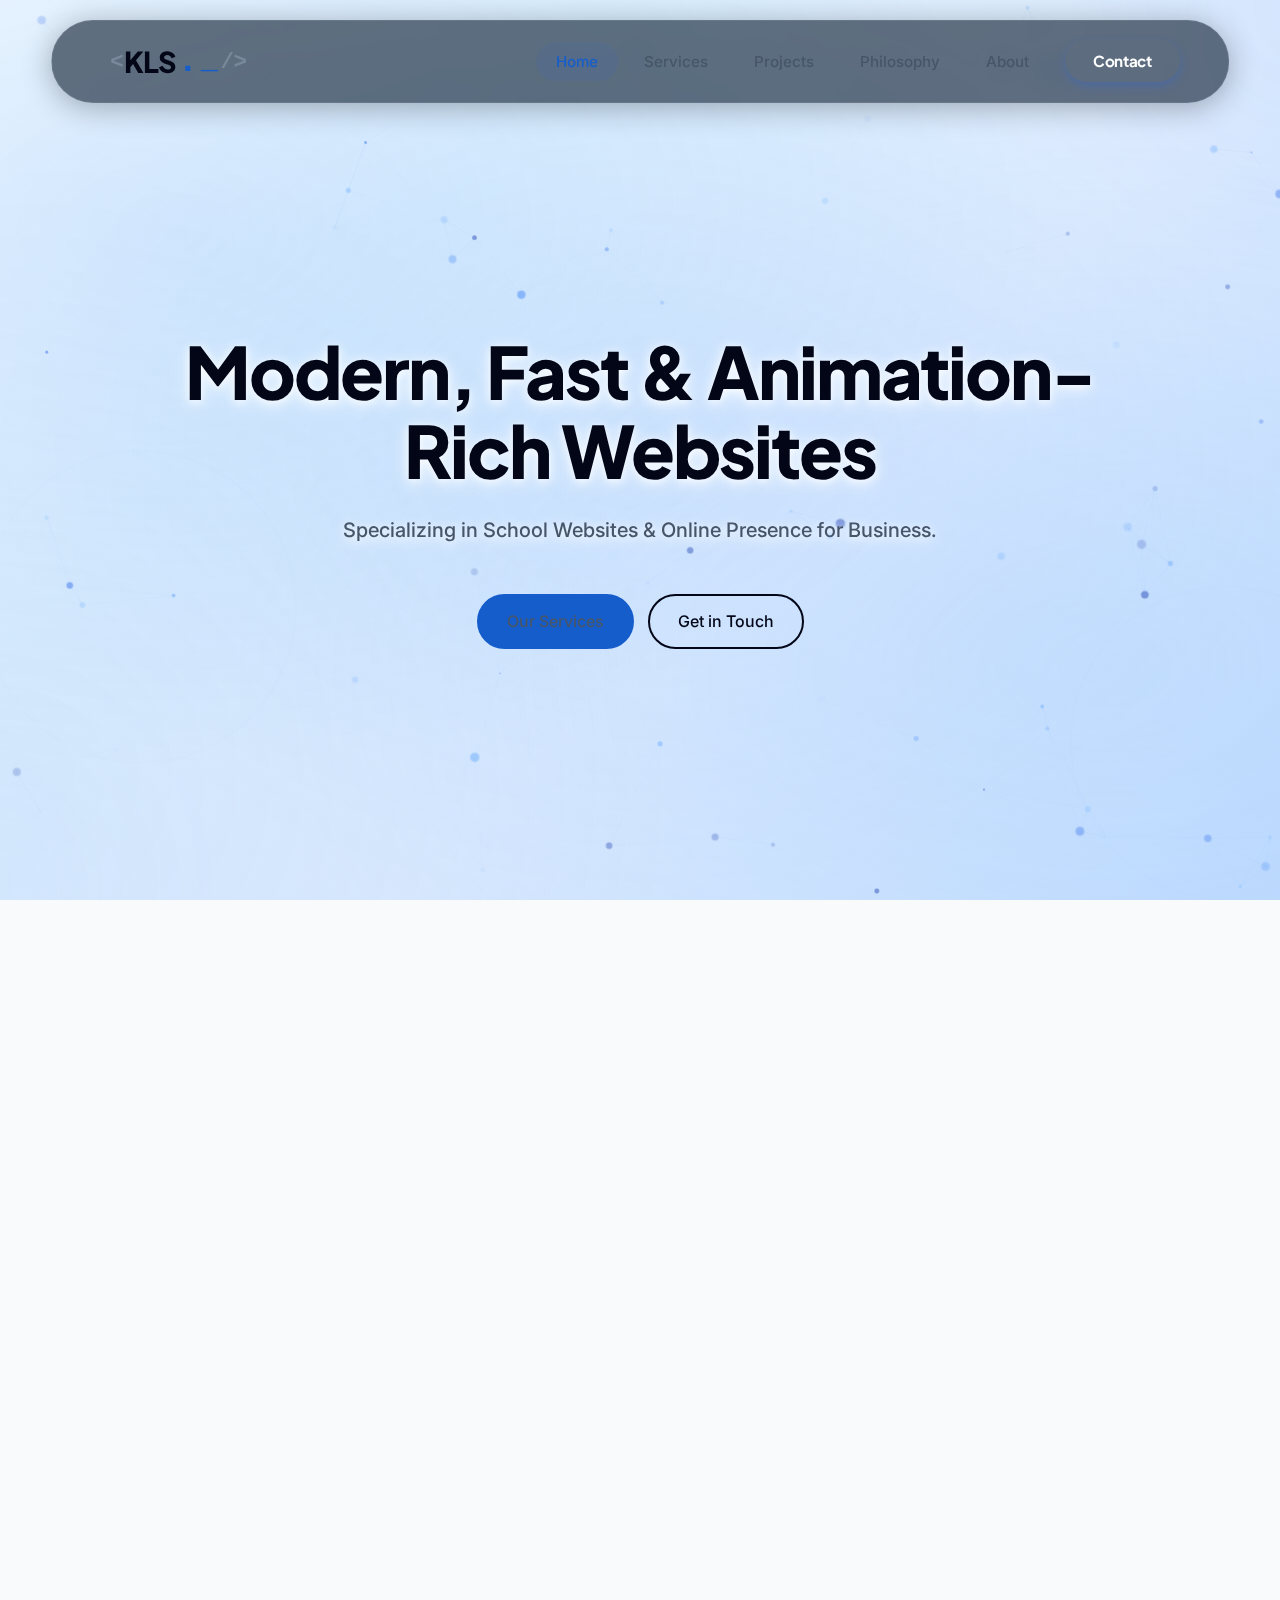
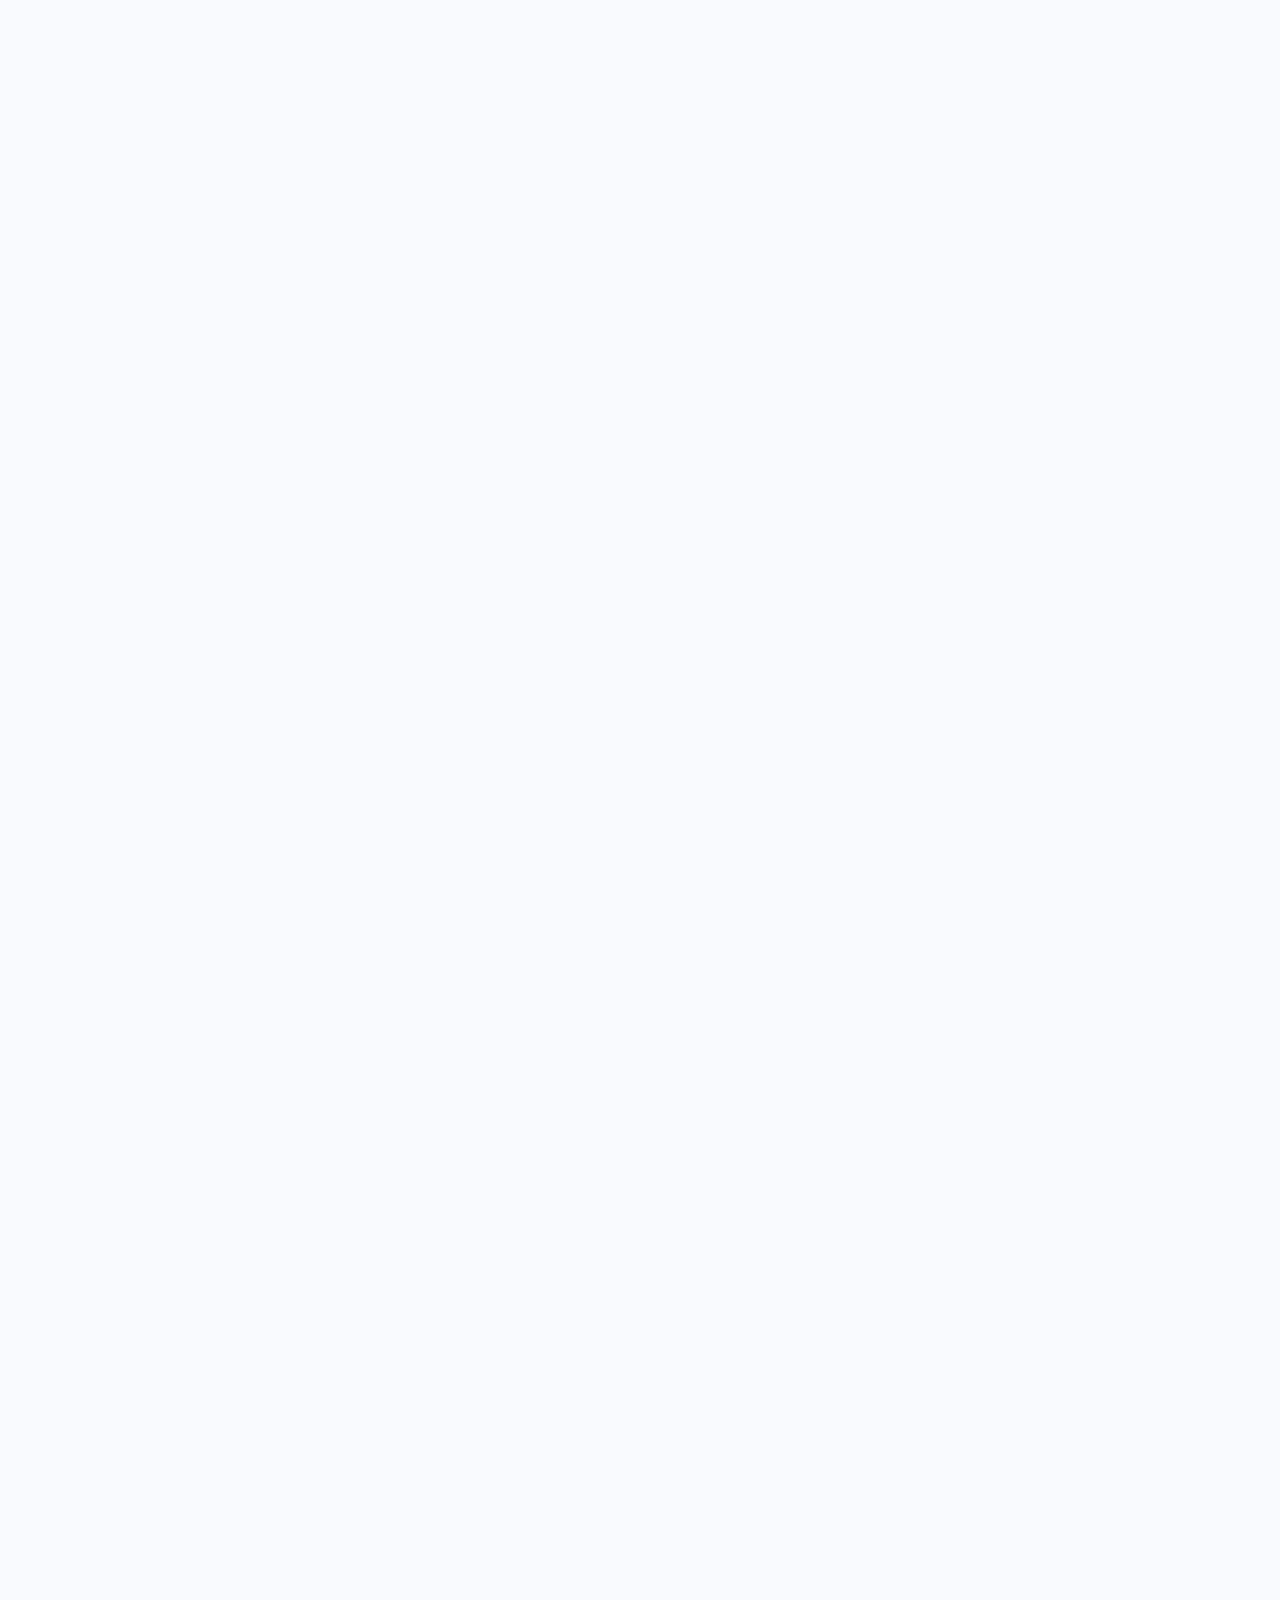
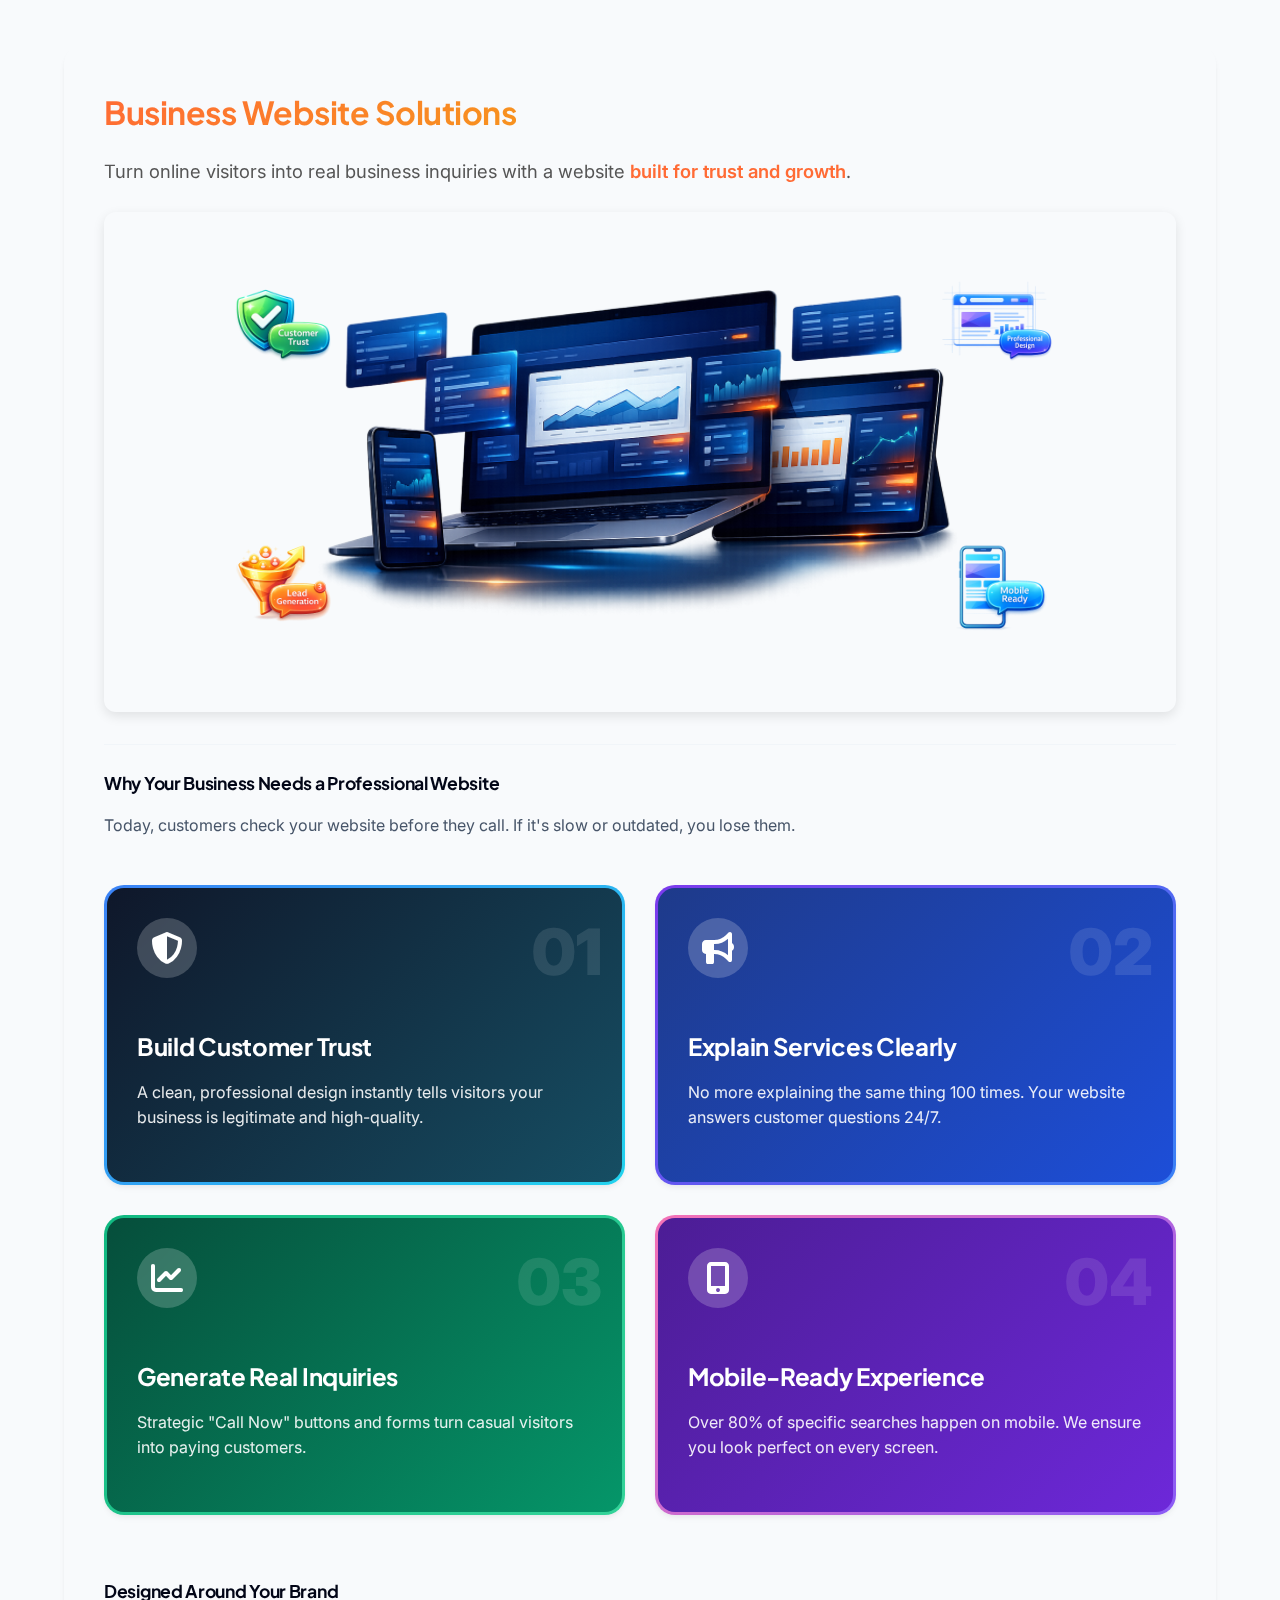
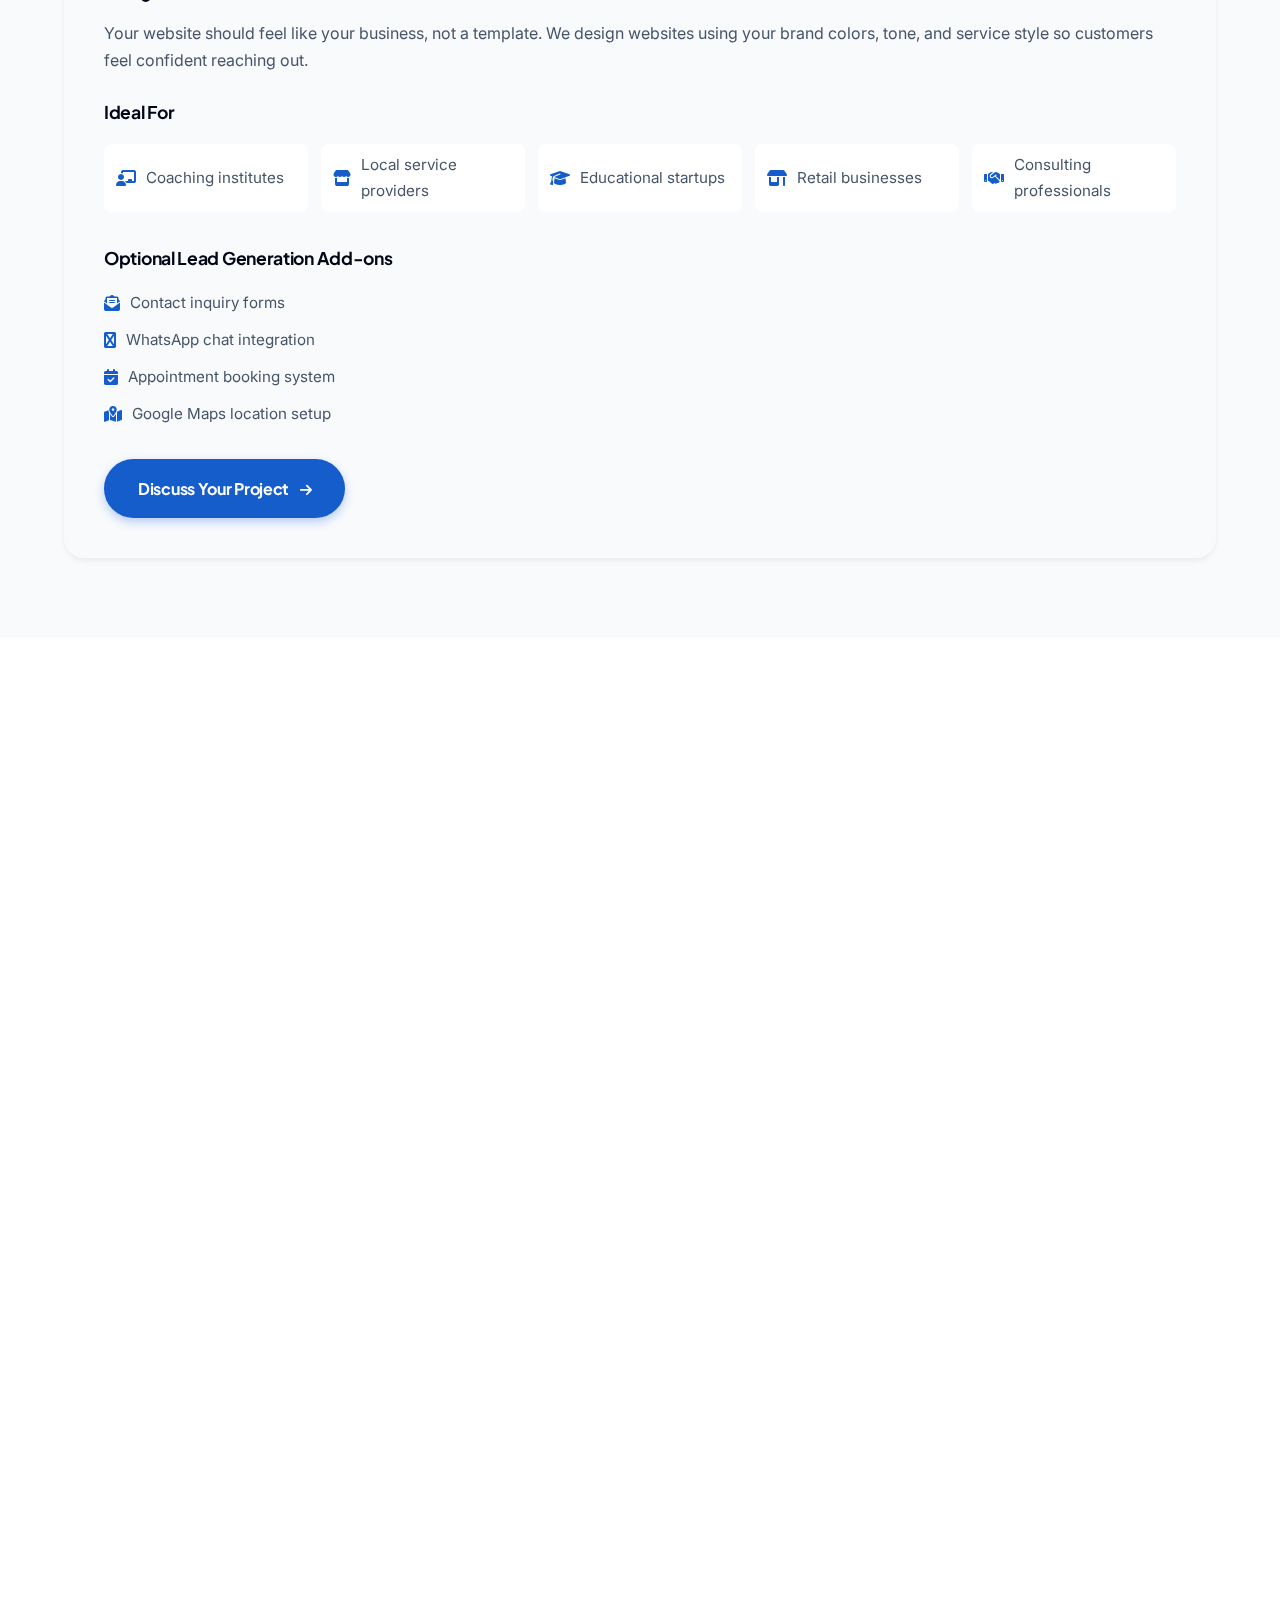
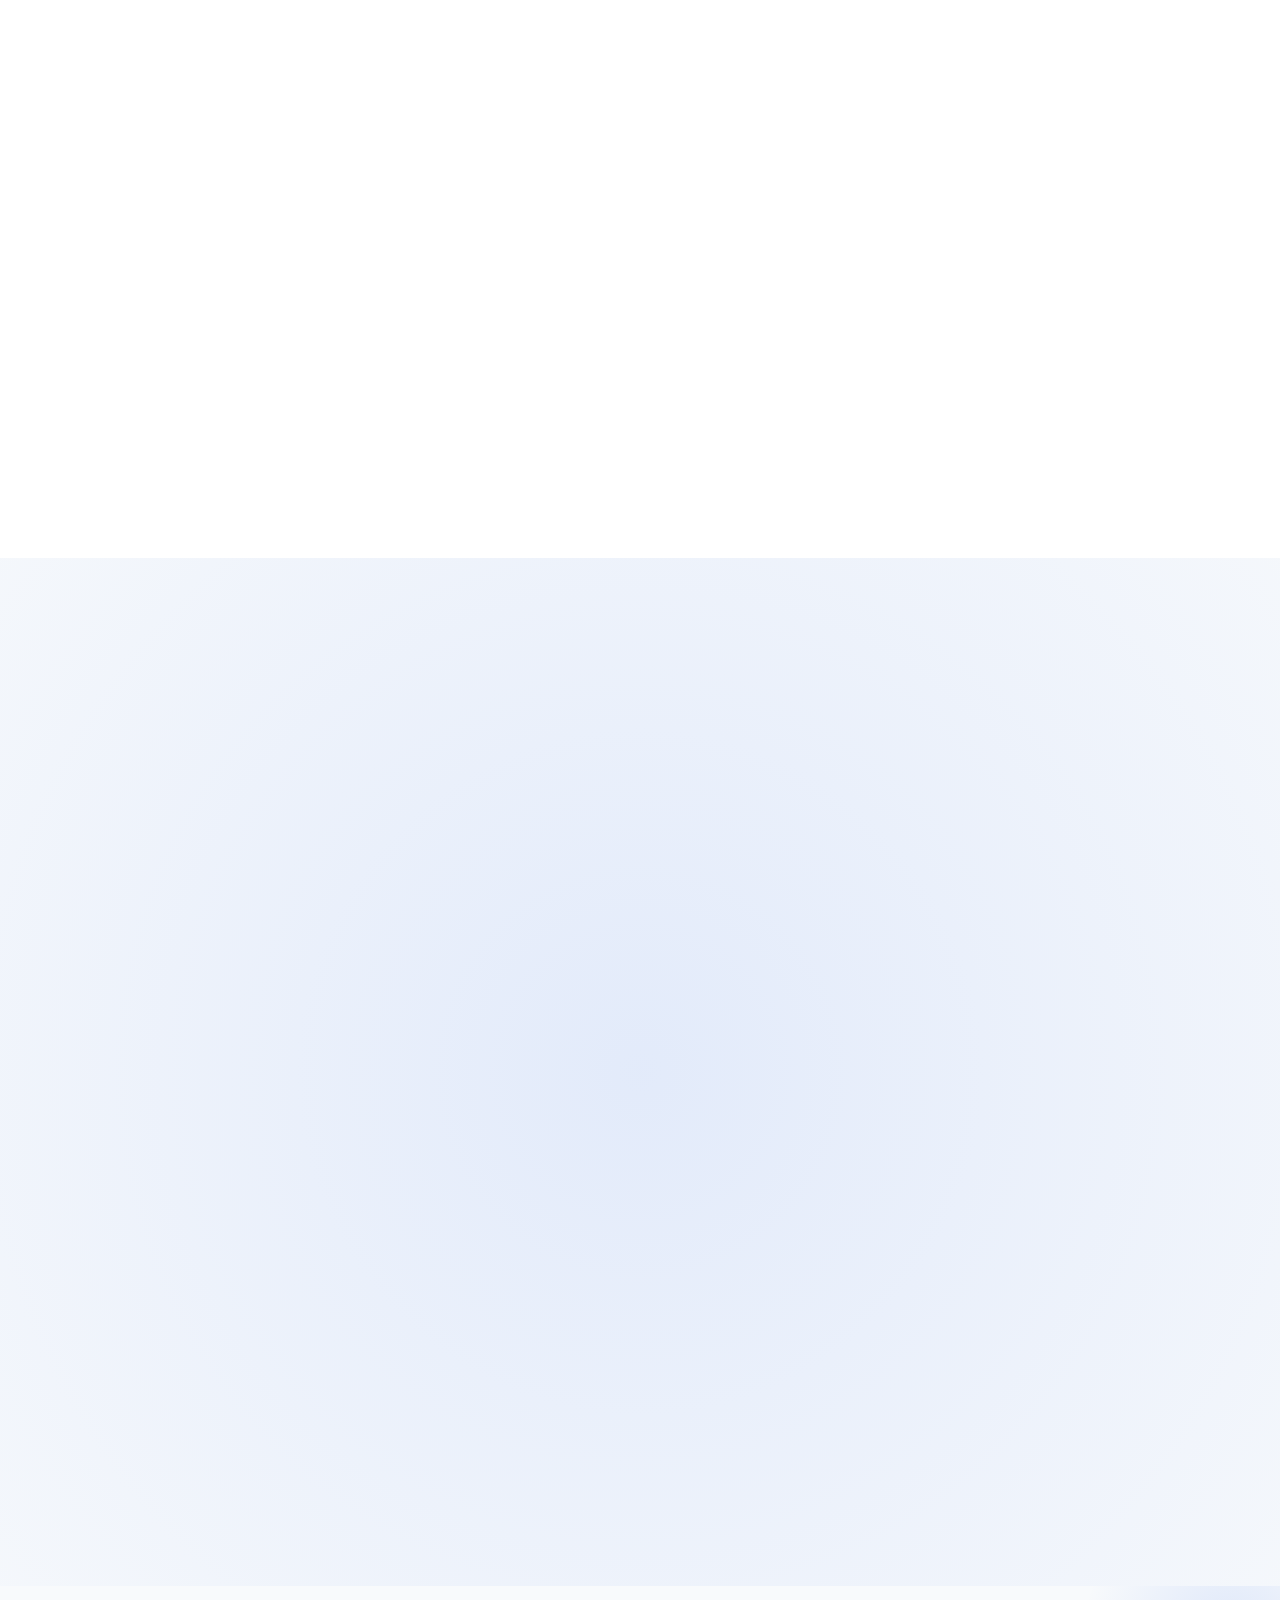
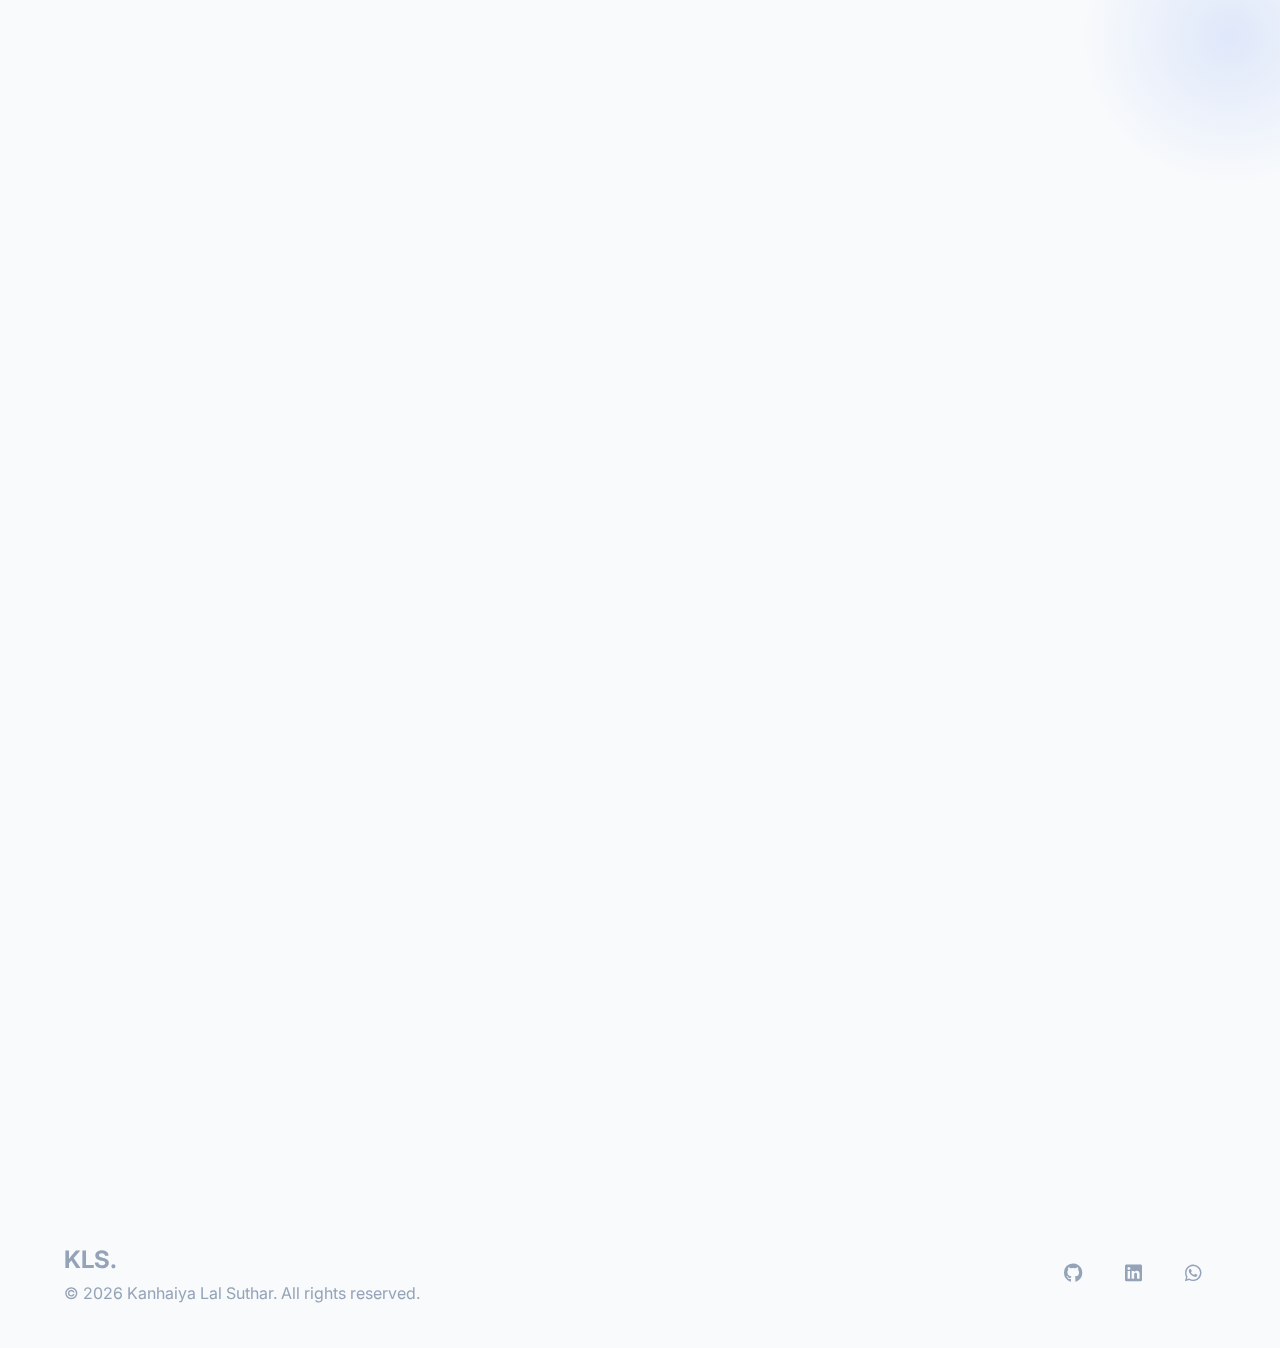
<file: index.html>
<!DOCTYPE html>
<html lang="en">

<head>
    <meta charset="UTF-8">
    <meta name="viewport" content="width=device-width, initial-scale=1.0">
    <meta name="description"
        content="Kanhaiya Lal Suthar – Digital Website Solutions. Specializing in School Websites and Online Presence for Medium-Scale Businesses.">
    <title>Kanhaiya Lal Suthar | Digital Website Solutions</title>
    <!-- Favicons -->
    <link rel="icon" type="image/png" href="icon/icon-192.png">
    <link rel="apple-touch-icon" href="icon/icon-512.png">

    <!-- iOS Support -->
    <meta name="apple-mobile-web-app-capable" content="yes">
    <meta name="apple-mobile-web-app-status-bar-style" content="black-translucent">
    <meta name="apple-mobile-web-app-title" content="KLS Digital">

    <script>
        // Polyfill to prevent SecurityError from extensions/local file execution
        try {
            window.sessionStorage;
        } catch (e) {
            console.warn("SessionStorage access denied. Mocking implementation to prevent errors.");
            Object.defineProperty(window, 'sessionStorage', {
                value: {
                    getItem: () => null,
                    setItem: () => { },
                    removeItem: () => { },
                    clear: () => { }
                },
                writable: true
            });
        }
    </script>
    <!-- CSS Files -->
    <link rel="stylesheet" href="css/base.css">
    <link rel="stylesheet" href="css/components.css">
    <link rel="stylesheet" href="css/layout.css">
    <link rel="stylesheet" href="css/sections.css">
    <link rel="stylesheet" href="css/responsive.css">
    <link rel="stylesheet" href="components/school-service.css">
    <link rel="stylesheet" href="components/business-service.css">
    <link rel="stylesheet" href="css/hero-animation.css">
    <!-- Google Fonts: Plus Jakarta Sans & Inter for a premium, modern look -->
    <link rel="preconnect" href="https://fonts.googleapis.com">
    <link rel="preconnect" href="https://fonts.gstatic.com" crossorigin>
    <link
        href="https://fonts.googleapis.com/css2?family=Inter:wght@300;400;500;600&family=Plus+Jakarta+Sans:wght@500;600;700;800&display=swap"
        rel="stylesheet">
    <link rel="stylesheet" href="https://cdnjs.cloudflare.com/ajax/libs/font-awesome/6.4.0/css/all.min.css">
    <!-- PWA Manifest -->
    <link rel="manifest" href="manifest.json">
    <meta name="theme-color" content="#020617">
</head>

<body>

    <!-- Custom PWA Splash Screen -->
    <div id="app-splash"
        style="position: fixed; inset: 0; background-color: #020617; z-index: 9999; display: flex; align-items: center; justify-content: center; transition: opacity 0.5s ease-out;">
        <style>
            @keyframes pulse-logo {
                0% {
                    transform: scale(1);
                    opacity: 0.8;
                }

                50% {
                    transform: scale(1.05);
                    opacity: 1;
                }

                100% {
                    transform: scale(1);
                    opacity: 0.8;
                }
            }
        </style>
        <div style="text-align: center;">
            <img src="icon/icon-192.png" alt="Logo"
                style="width: 80px; height: 80px; margin-bottom: 20px; animation: pulse-logo 2s infinite ease-in-out;">
            <div style="color: #64748b; font-family: 'Inter', sans-serif; font-size: 0.9rem; letter-spacing: 1px;">
                LOADING...</div>
        </div>
    </div>
    <script>
        window.addEventListener('load', () => {
            const splash = document.getElementById('app-splash');
            setTimeout(() => {
                splash.style.opacity = '0';
                setTimeout(() => {
                    splash.style.display = 'none';
                }, 500);
            }, 500); // Slight delay to ensure smooth transition
        });
    </script>

    <!-- Header -->
    <header class="header">
        <div class="container header-container">
            <a href="#" class="logo">
                <span class="tech-bracket">&lt;</span>
                <span class="text">KLS</span>
                <span class="dot">.</span>
                <span class="cursor">_</span>
                <span class="tech-bracket">/&gt;</span>
            </a>
            <nav class="nav">
                <ul class="nav-list">
                    <li><a href="#home" class="nav-link">Home</a></li>
                    <li><a href="#services" class="nav-link">Services</a></li>
                    <li><a href="#projects" class="nav-link">Projects</a></li>
                    <li><a href="#philosophy" class="nav-link">Philosophy</a></li>
                    <li><a href="#about" class="nav-link">About</a></li>
                    <li><a href="#contact" class="nav-link btn-primary">Contact</a></li>
                </ul>
                <div class="hamburger">
                    <span class="bar"></span>
                    <span class="bar"></span>
                    <span class="bar"></span>
                </div>
            </nav>
        </div>
    </header>

    <main>
        <!-- Hero Section -->
        <section id="home" class="hero">
            <!-- Animated Background Layers -->
            <div class="hero-bg-animated">
                <div class="gradient-wave"></div>
                <canvas id="particleCanvas" class="particle-canvas"></canvas>
            </div>

            <div class="container hero-content fade-in">
                <h1 class="hero-title">Modern, Fast & Animation-Rich Websites</h1>
                <p class="hero-subtitle">Specializing in School Websites & Online Presence for Business.</p>
                <div class="hero-buttons">
                    <a href="#services" class="btn btn-primary">Our Services</a>
                    <a href="#contact" class="btn btn-secondary">Get in Touch</a>
                </div>
            </div>
        </section>

        <!-- Services Section -->
        <section id="services" class="services section-padding">
            <div class="container">
                <div class="section-header fade-in">
                    <h2 class="section-title">What We Offer</h2>
                    <p class="section-subtitle">Tailored digital solutions for schools and businesses.</p>
                </div>
                <div class="services-grid">
                    <!-- School Service -->
                    <!-- School Website Service Card -->
                    <div class="service-card fade-in" id="school-service">
                        <div class="icon-box">
                            <i class="fas fa-graduation-cap"></i>
                        </div>
                        <h3><span class="highlight-text">School Website Development</span></h3>
                        <p class="service-intro">A website that <strong>parents trust</strong> and <strong>students
                                actually use</strong>. <br>Built for mobile, designed for engagement.</p>

                        <div class="service-image-wrapper">
                            <img src="images/school-website.png" alt="School Website Example"
                                class="service-showcase-img">
                            <img src="images/school-website/mobile-first-design.png" alt="Mobile First"
                                class="floating-icon floating-icon-1">
                            <img src="images/school-website/instant-access.png" alt="Instant Access"
                                class="floating-icon floating-icon-2">
                            <img src="images/school-website/stay-updated.png" alt="Stay Updated"
                                class="floating-icon floating-icon-3">
                            <img src="images/school-website/works-on-every-device.png" alt="Every Device"
                                class="floating-icon floating-icon-4">
                        </div>

                        <div class="service-details">
                            <h4>Why Your School Needs a Modern Website</h4>
                            <p class="detail-text">Parents search for schools on their phones. Students check updates
                                between classes. Your website should work like the apps they use every day—fast, simple,
                                and always accessible.</p>

                            <h4>Built for Real People, Not Just Browsers</h4>
                            <div class="persona-switcher">
                                <div class="switcher-tabs">
                                    <button class="tab-btn active" data-tab="parents">
                                        <span class="tab-emoji">👨👩👧</span>
                                        <span>Parents</span>
                                    </button>
                                    <button class="tab-btn" data-tab="students">
                                        <span class="tab-emoji">🎓</span>
                                        <span>Students</span>
                                    </button>
                                </div>

                                <div class="tab-content active" id="parents-tab">
                                    <div class="feature-grid">
                                        <div class="feature-item">
                                            <div class="feature-number">10s</div>
                                            <p>Find admission info instantly</p>
                                        </div>
                                        <div class="feature-item">
                                            <div class="feature-number">0</div>
                                            <p>Missed notices or events</p>
                                        </div>
                                        <div class="feature-item">
                                            <div class="feature-number">1-tap</div>
                                            <p>Call or WhatsApp school</p>
                                        </div>
                                    </div>
                                </div>

                                <div class="tab-content" id="students-tab">
                                    <div class="feature-grid">
                                        <div class="feature-item">
                                            <div class="feature-number">⚡</div>
                                            <p>Works on slow 2G internet</p>
                                        </div>
                                        <div class="feature-item">
                                            <div class="feature-number">📱</div>
                                            <p>Feels like Instagram/WhatsApp</p>
                                        </div>
                                        <div class="feature-item">
                                            <div class="feature-number">🖼️</div>
                                            <p>Smooth gallery & events</p>
                                        </div>
                                    </div>
                                </div>
                            </div>

                            <div class="pwa-showcase-card">
                                <div class="pwa-card-content">
                                    <div class="pwa-icon-wrapper">
                                        <div class="pwa-icon-pulse"></div>
                                        <i class="fas fa-mobile-screen-button"></i>
                                    </div>
                                    <div class="pwa-text-content">
                                        <h4>App-like Website (PWA Ready)</h4>
                                        <p>Your website can be installed like an app on any phone. <strong>No app store
                                                needed.</strong> Parents get a home screen icon, instant loading, and
                                            offline access.</p>
                                        <ul class="pwa-mini-features">
                                            <li><i class="fas fa-bolt"></i> Instant Load</li>
                                            <li><i class="fas fa-wifi"></i> Offline Ready</li>
                                            <li><i class="fas fa-download"></i> No App Store</li>
                                        </ul>
                                    </div>
                                </div>
                                <div class="pwa-action-area">
                                    <button id="pwaInstallBtn" class="btn-pwa-install" style="display: none;">
                                        <i class="fas fa-download"></i> Install App Now
                                    </button>
                                    <p id="pwaStatusMsg" class="pwa-status">Checking device compatibility...</p>
                                </div>
                            </div>

                            <h4>What's Included</h4>
                            <p class="detail-text">All essential pages your school needs:</p>
                            <ul class="pages-list">
                                <li>Home, About School, Principal's Message</li>
                                <li>Academics, Admissions, Faculty</li>
                                <li>Gallery, Notices, Contact</li>
                            </ul>

                            <h4>Smart Add-ons (Optional)</h4>
                            <ul class="addon-list">
                                <li><i class="fas fa-file-alt"></i> Online admission inquiry form</li>
                                <li><i class="fas fa-images"></i> Animated photo gallery</li>
                                <li><i class="fas fa-bullhorn"></i> Auto-updating notice board</li>
                            </ul>

                            <a href="#contact" class="service-cta">Request a Demo <i class="fas fa-arrow-right"></i></a>
                        </div>
                    </div>

                    <!-- Business Solutions Service Card -->
                    <div class="service-card" id="business-service" style="transition-delay: 0.2s;">
                        <h3><span class="highlight-text">Business Website Solutions</span></h3>
                        <p class="service-intro">Turn online visitors into real business inquiries with a website
                            <strong>built for trust and growth</strong>.
                        </p>

                        <div class="service-image-wrapper">
                            <img src="images/business-website.png" alt="Business Website Example"
                                class="service-showcase-img">

                            <!-- Floating Animated Icons -->
                            <img src="images/business-website/customer-trust.png" class="floating-icon floating-icon-1"
                                alt="Customer Trust">
                            <img src="images/business-website/professional-design.png"
                                class="floating-icon floating-icon-2" alt="Professional Design">
                            <img src="images/business-website/lead-generation.png" class="floating-icon floating-icon-3"
                                alt="Lead Generation">
                            <img src="images/business-website/mobile-ready.png" class="floating-icon floating-icon-4"
                                alt="Mobile Ready">
                        </div>

                        <div class="service-details">
                            <h4>Why Your Business Needs a Professional Website</h4>
                            <p class="detail-text">Today, customers check your website before they call. If it's slow or
                                outdated, you lose them.</p>

                            <!-- Stacked Cards Animation Container -->
                            <div class="stack-container">
                                <!-- Card 1: Build Trust -->
                                <div class="stack-card card-trust">
                                    <span class="card-number">01</span>
                                    <div class="card-icon"><i class="fas fa-shield-alt"></i></div>
                                    <h4>Build Customer Trust</h4>
                                    <p>A clean, professional design instantly tells visitors your business is legitimate
                                        and high-quality.</p>
                                </div>

                                <!-- Card 2: Explain Services -->
                                <div class="stack-card card-service">
                                    <span class="card-number">02</span>
                                    <div class="card-icon"><i class="fas fa-bullhorn"></i></div>
                                    <h4>Explain Services Clearly</h4>
                                    <p>No more explaining the same thing 100 times. Your website answers customer
                                        questions 24/7.</p>
                                </div>

                                <!-- Card 3: Generate Inquiries -->
                                <div class="stack-card card-inquiry">
                                    <span class="card-number">03</span>
                                    <div class="card-icon"><i class="fas fa-chart-line"></i></div>
                                    <h4>Generate Real Inquiries</h4>
                                    <p>Strategic "Call Now" buttons and forms turn casual visitors into paying
                                        customers.</p>
                                </div>

                                <!-- Card 4: Mobile Ready -->
                                <div class="stack-card card-mobile">
                                    <span class="card-number">04</span>
                                    <div class="card-icon"><i class="fas fa-mobile-alt"></i></div>
                                    <h4>Mobile-Ready Experience</h4>
                                    <p>Over 80% of specific searches happen on mobile. We ensure you look perfect on
                                        every screen.</p>
                                </div>
                            </div>

                            <h4>Designed Around Your Brand</h4>
                            <p class="detail-text">Your website should feel like your business, not a template. We
                                design websites using your brand colors, tone, and service style so customers feel
                                confident reaching out.</p>

                            <h4>Ideal For</h4>
                            <ul class="business-types">
                                <li><i class="fas fa-chalkboard-user"></i> Coaching institutes</li>
                                <li><i class="fas fa-store"></i> Local service providers</li>
                                <li><i class="fas fa-graduation-cap"></i> Educational startups</li>
                                <li><i class="fas fa-shop"></i> Retail businesses</li>
                                <li><i class="fas fa-handshake"></i> Consulting professionals</li>
                            </ul>

                            <h4>Optional Lead Generation Add-ons</h4>
                            <ul class="addon-list">
                                <li><i class="fas fa-envelope-open-text"></i> Contact inquiry forms</li>
                                <li><i class="fas fa-whatsapp"></i> WhatsApp chat integration</li>
                                <li><i class="fas fa-calendar-check"></i> Appointment booking system</li>
                                <li><i class="fas fa-map-location-dot"></i> Google Maps location setup</li>
                            </ul>

                            <a href="#contact" class="service-cta">Discuss Your Project <i
                                    class="fas fa-arrow-right"></i></a>
                        </div>
                    </div>
                </div>
            </div>
        </section>

        <!-- Projects Section -->
        <section id="projects" class="projects section-padding">
            <div class="container">
                <div class="section-header fade-in">
                    <h2 class="section-title">Past Projects</h2>
                    <p class="section-subtitle">Real-world solutions delivered with quality and precision.</p>
                </div>
                <div class="projects-grid">
                    <!-- New Project: Shree Jagdamba Convent School -->
                    <div class="project-card fade-in">
                        <a href="https://shree-jagdamba.web.app/" target="_blank" rel="noopener noreferrer"
                            class="project-img-link">
                            <!-- Using a relevant placeholder until official screenshot is available -->
                            <img src="images/projects/jagdamba.png" alt="Shree Jagdamba Convent School"
                                class="project-img" style="object-fit: cover; object-position: top;">
                            <div class="overlay"><i class="fas fa-external-link-alt"></i></div>
                        </a>
                        <div class="project-body">
                            <h3>Shree Jagdamba Convent School</h3>
                            <p>Official website for Shree Jagdamba Convent School, Dhadheru,
                                where I currently teach mathematics. A modern platform showcasing
                                school information, facilities, and academic programs.</p>
                            <a href="https://shree-jagdamba.web.app/" target="_blank" rel="noopener noreferrer"
                                class="project-link">View Project <i class="fas fa-arrow-right"></i></a>
                        </div>
                    </div>

                    <div class="project-card fade-in">
                        <a href="https://edmusing-shield.web.app/index.html" target="_blank" rel="noopener noreferrer"
                            class="project-img-link">
                            <img src="images/projects/edmusing-shield.jpg" alt="EdMusing Shield" class="project-img">
                            <div class="overlay"><i class="fas fa-external-link-alt"></i></div>
                        </a>
                        <div class="project-body">
                            <h3>EdMusing Shield</h3>
                            <p>A modern educational platform built to support digital learning. Features a clean and
                                responsive UI/UX that helps institutes manage courses, deliver content efficiently, and
                                improve student engagement.</p>
                            <a href="https://edmusing-shield.web.app/index.html" target="_blank"
                                rel="noopener noreferrer" class="project-link">View Project <i
                                    class="fas fa-arrow-right"></i></a>
                        </div>
                    </div>
                    <div class="project-card fade-in" style="transition-delay: 0.3s;">
                        <a href="https://khatirajwoodwork.web.app/" target="_blank" rel="noopener noreferrer"
                            class="project-img-link">
                            <img src="images/projects/khatiraj.jpg" alt="KhatiRaj Woodworks" class="project-img">
                            <div class="overlay"><i class="fas fa-external-link-alt"></i></div>
                        </a>
                        <div class="project-body">
                            <h3>KhatiRaj Woodworks</h3>
                            <p>An elegant showcase website for custom furniture products. The design emphasizes visual
                                presentation and highlights craftsmanship through a clean and attractive layout.</p>
                            <a href="https://khatirajwoodwork.web.app/" target="_blank" rel="noopener noreferrer"
                                class="project-link">View Project <i class="fas fa-arrow-right"></i></a>
                        </div>
                    </div>
                    <div class="project-card fade-in" style="transition-delay: 0.1s;">
                        <a href="https://springfield-academy-ffb28.web.app/" target="_blank" rel="noopener noreferrer"
                            class="project-img-link">
                            <img src="images/projects/springfield.jpg" alt="Springfield Academy" class="project-img">
                            <div class="overlay"><i class="fas fa-external-link-alt"></i></div>
                        </a>
                        <div class="project-body">
                            <h3>Springfield Academy Website</h3>
                            <p>Developed for an educational institution with a focus on usability. Fully responsive and
                                designed to provide clear and structured information for students, parents, and staff.
                            </p>
                            <a href="https://springfield-academy-ffb28.web.app/" target="_blank"
                                rel="noopener noreferrer" class="project-link">View Project <i
                                    class="fas fa-arrow-right"></i></a>
                        </div>
                    </div>

                    <div class="project-card fade-in" style="transition-delay: 0.2s;">
                        <a href="https://student-progress-dashboard.web.app/" target="_blank" rel="noopener noreferrer"
                            class="project-img-link">
                            <img src="images/projects/student-progress-dashboard.jpg" alt="Student Progress Dashboard"
                                class="project-img">
                            <div class="overlay"><i class="fas fa-external-link-alt"></i></div>
                        </a>
                        <div class="project-body">
                            <h3>Student Progress Dashboard</h3>
                            <p>An interactive analytics dashboard that converts student performance data into clear
                                insights. Helps teachers track individual progress and identify overall class trends for
                                better academic decisions.</p>
                            <a href="https://student-progress-dashboard.web.app/" target="_blank"
                                rel="noopener noreferrer" class="project-link">View Project <i
                                    class="fas fa-arrow-right"></i></a>
                        </div>
                    </div>


                </div>
            </div>
        </section>

        <!-- Philosophy Section -->
        <section id="philosophy" class="philosophy section-padding">
            <div class="container">
                <div class="philosophy-content fade-in">
                    <h2 class="section-title">Design Philosophy</h2>
                    <blockquote class="quote">
                        "Design is not decoration, it is communication."
                    </blockquote>
                    <div class="philosophy-grid">
                        <div class="phil-item">
                            <i class="fas fa-layer-group"></i>
                            <h4>Minimal & Professional</h4>
                        </div>
                        <div class="phil-item">
                            <i class="fas fa-bolt"></i>
                            <h4>Fast Performance</h4>
                        </div>
                        <div class="phil-item">
                            <i class="fas fa-vector-square"></i>
                            <h4>Usability First</h4>
                        </div>
                    </div>

                    <div class="process-container fade-in">
                        <h3 class="process-title">How I Approach Projects</h3>
                        <div class="process-grid">
                            <!-- Step 1 -->
                            <div class="process-card" tabindex="0">
                                <span class="process-step-number">01</span>
                                <i class="fas fa-clipboard-list process-icon"></i>
                                <h4 class="process-heading">Understand Requirements</h4>
                                <div class="process-description">
                                    <h5>Understand Requirements</h5>
                                    <p class="process-desc-text">I start by understanding the user’s goals, audience,
                                        and expectations. Every decision is based on real needs, not assumptions or
                                        ready-made templates.</p>
                                </div>
                            </div>

                            <!-- Step 2 -->
                            <div class="process-card" tabindex="0">
                                <span class="process-step-number">02</span>
                                <i class="fas fa-lightbulb process-icon"></i>
                                <h4 class="process-heading">Think & Define Direction</h4>
                                <div class="process-description">
                                    <h5>Define Direction</h5>
                                    <p class="process-desc-text">I analyze the requirements and share my thoughts on
                                        what will work best. This step defines the message, priorities, and overall
                                        direction of the project.</p>
                                </div>
                            </div>

                            <!-- Step 3 -->
                            <div class="process-card" tabindex="0">
                                <span class="process-step-number">03</span>
                                <i class="fas fa-pencil-ruler process-icon"></i>
                                <h4 class="process-heading">Design the Structure</h4>
                                <div class="process-description">
                                    <h5>Design Structure</h5>
                                    <p class="process-desc-text">I create a clear structure for the website, focusing on
                                        layout, content flow, and usability so users can understand and navigate
                                        everything effortlessly.</p>
                                </div>
                            </div>

                            <!-- Step 4 -->
                            <div class="process-card" tabindex="0">
                                <span class="process-step-number">04</span>
                                <i class="fas fa-people-arrows process-icon"></i>
                                <h4 class="process-heading">Prototype & Review Together</h4>
                                <div class="process-description">
                                    <h5>Prototype & Review Together</h5>
                                    <p class="process-desc-text">A working prototype is shared with the user to
                                        visualize the idea. Feedback is discussed openly to ensure the design aligns
                                        with expectations.</p>
                                </div>
                            </div>

                            <!-- Step 5 -->
                            <div class="process-card" tabindex="0">
                                <span class="process-step-number">05</span>
                                <i class="fas fa-wand-magic-sparkles process-icon"></i>
                                <h4 class="process-heading">Improve & Refine</h4>
                                <div class="process-description">
                                    <h5>Improve & Refine</h5>
                                    <p class="process-desc-text">Based on feedback, I refine design, layout, and
                                        interactions. Improvements continue until both clarity and functionality feel
                                        right.</p>
                                </div>
                            </div>

                            <!-- Step 6 -->
                            <div class="process-card" tabindex="0">
                                <span class="process-step-number">06</span>
                                <i class="fas fa-rocket process-icon"></i>
                                <h4 class="process-heading">Finalize with Confidence</h4>
                                <div class="process-description">
                                    <h5>Finalize with Confidence</h5>
                                    <p class="process-desc-text">The project is finalized only when both sides are
                                        satisfied, ensuring the website is clear, functional, and ready to represent the
                                        brand professionally.</p>
                                </div>
                            </div>
                        </div>
                    </div>
                </div>
            </div>
        </section>

        <!-- About Section -->
        <section id="about" class="about section-padding">
            <div class="container about-container">
                <div class="about-grid fade-in">
                    <!-- Text Content -->
                    <div class="about-text-content">
                        <div class="about-label">About the Developer</div>
                        <h2 class="section-title">Bridging Logic &<br>Creativity</h2>
                        <h3 class="developer-name">Kanhaiya Lal Suthar</h3>
                        <p class="role-highlight">Mathematics Teacher & Web Developer</p>

                        <p class="bio-text">
                            I don't just build websites; I solve problems. With a unique background in
                            <strong>Mathematics</strong>, I bring structure and precision to the chaotic world of web
                            design.
                        </p>
                        <p class="bio-text">
                            Based in <strong>Churu, Rajasthan</strong>, I help local schools and businesses transition
                            into the digital age with clarity, simplicity, and purpose.
                        </p>

                        <div class="skills-wrapper">
                            <span class="skill-tag">Web Development</span>
                            <span class="skill-tag">Logical Design</span>
                            <span class="skill-tag">Education Tech</span>
                            <span class="skill-tag">UI/UX Strategy</span>
                        </div>
                    </div>

                    <!-- Visual/Stats Section (Minimal) -->
                    <div class="about-visual">
                        <div class="stat-card">
                            <span class="stat-number">5+</span>
                            <span class="stat-label">Years Teaching Math</span>
                        </div>
                        <div class="stat-card">
                            <span class="stat-number">10+</span>
                            <span class="stat-label">Digital Projects</span>
                        </div>
                        <div class="stat-card highlight-stat">
                            <span class="stat-number">100%</span>
                            <span class="stat-label">Commitment to Quality</span>
                        </div>
                    </div>
                </div>
            </div>
        </section>

        <!-- Contact Section -->
        <section id="contact" class="contact section-padding">
            <div class="container">
                <div class="contact-grid">
                    <!-- Text & CTA -->
                    <div class="contact-intro fade-in">
                        <span class="about-label">Get In Touch</span>
                        <h2 class="section-title" style="color: var(--primary-color);">Let's Build
                            Something<br>Exceptional</h2>
                        <p class="section-subtitle" style="margin: 0 0 2rem 0; text-align: left;">
                            Ready to transform your digital presence? Whether you need a specific solution or just want
                            to discuss possibilities, I'm always open to new ideas.
                        </p>
                        <a href="https://wa.me/919001375139" class="btn btn-primary btn-large contact-main-btn">
                            Start a Conversation <i class="fas fa-arrow-right" style="margin-left: 10px;"></i>
                        </a>
                    </div>

                    <!-- Contact Options -->
                    <div class="contact-options fade-in">
                        <a href="mailto:klsuthar0987@gmail.com" class="contact-option-card">
                            <div class="icon-bubble">
                                <i class="fas fa-envelope"></i>
                            </div>
                            <div class="contact-text">
                                <h3>Email Me</h3>
                                <p>klsuthar0987@gmail.com</p>
                            </div>
                            <i class="fas fa-chevron-right arrow-icon"></i>
                        </a>

                        <a href="tel:+919001375139" class="contact-option-card">
                            <div class="icon-bubble">
                                <i class="fas fa-phone"></i>
                            </div>
                            <div class="contact-text">
                                <h3>Call Directly</h3>
                                <p>+91 9001375139</p>
                            </div>
                            <i class="fas fa-chevron-right arrow-icon"></i>
                        </a>

                        <div class="contact-option-card">
                            <div class="icon-bubble">
                                <i class="fas fa-map-marker-alt"></i>
                            </div>
                            <div class="contact-text">
                                <h3>Based In</h3>
                                <p>Churu, Rajasthan</p>
                            </div>
                        </div>
                    </div>
                </div>
            </div>
        </section>
    </main>

    <footer class="footer">
        <div class="container footer-content">
            <div class="footer-left">
                <a href="#" class="footer-logo">KLS.</a>
                <p>&copy; 2026 Kanhaiya Lal Suthar. All rights reserved.</p>
            </div>
            <div class="footer-socials">
                <a href="https://github.com/klsuthar" target="_blank"><i class="fab fa-github"></i></a>
                <a href="https://www.linkedin.com/in/kanhaiya-lal-suthar/" target="_blank"><i
                        class="fab fa-linkedin"></i></a>
                <a href="https://wa.me/919001375139" target="_blank"><i class="fab fa-whatsapp"></i></a>
            </div>
        </div>
    </footer>

    <!-- JavaScript Files -->
    <script>
        // Initialize tab functionality
        document.addEventListener('DOMContentLoaded', function () {
            document.querySelectorAll('.tab-btn').forEach(btn => {
                btn.addEventListener('click', () => {
                    const tab = btn.dataset.tab;
                    document.querySelectorAll('.tab-btn').forEach(b => b.classList.remove('active'));
                    document.querySelectorAll('.tab-content').forEach(c => c.classList.remove('active'));
                    btn.classList.add('active');
                    document.getElementById(tab + '-tab').classList.add('active');
                });
            });
        });
    </script>
    <script src="js/navigation.js"></script>
    <script src="js/animations.js"></script>
    <script src="js/hero-animation.js"></script>
    <script src="js/pwa-handler.js"></script>
    <script>
        if ('serviceWorker' in navigator) {
            window.addEventListener('load', () => {
                navigator.serviceWorker.register('/service-worker.js')
                    .then(registration => {
                        console.log('ServiceWorker registration successful with scope: ', registration.scope);
                    })
                    .catch(err => {
                        console.log('ServiceWorker registration failed: ', err);
                    });
            });
        }
    </script>
</body>

</html>
</file>
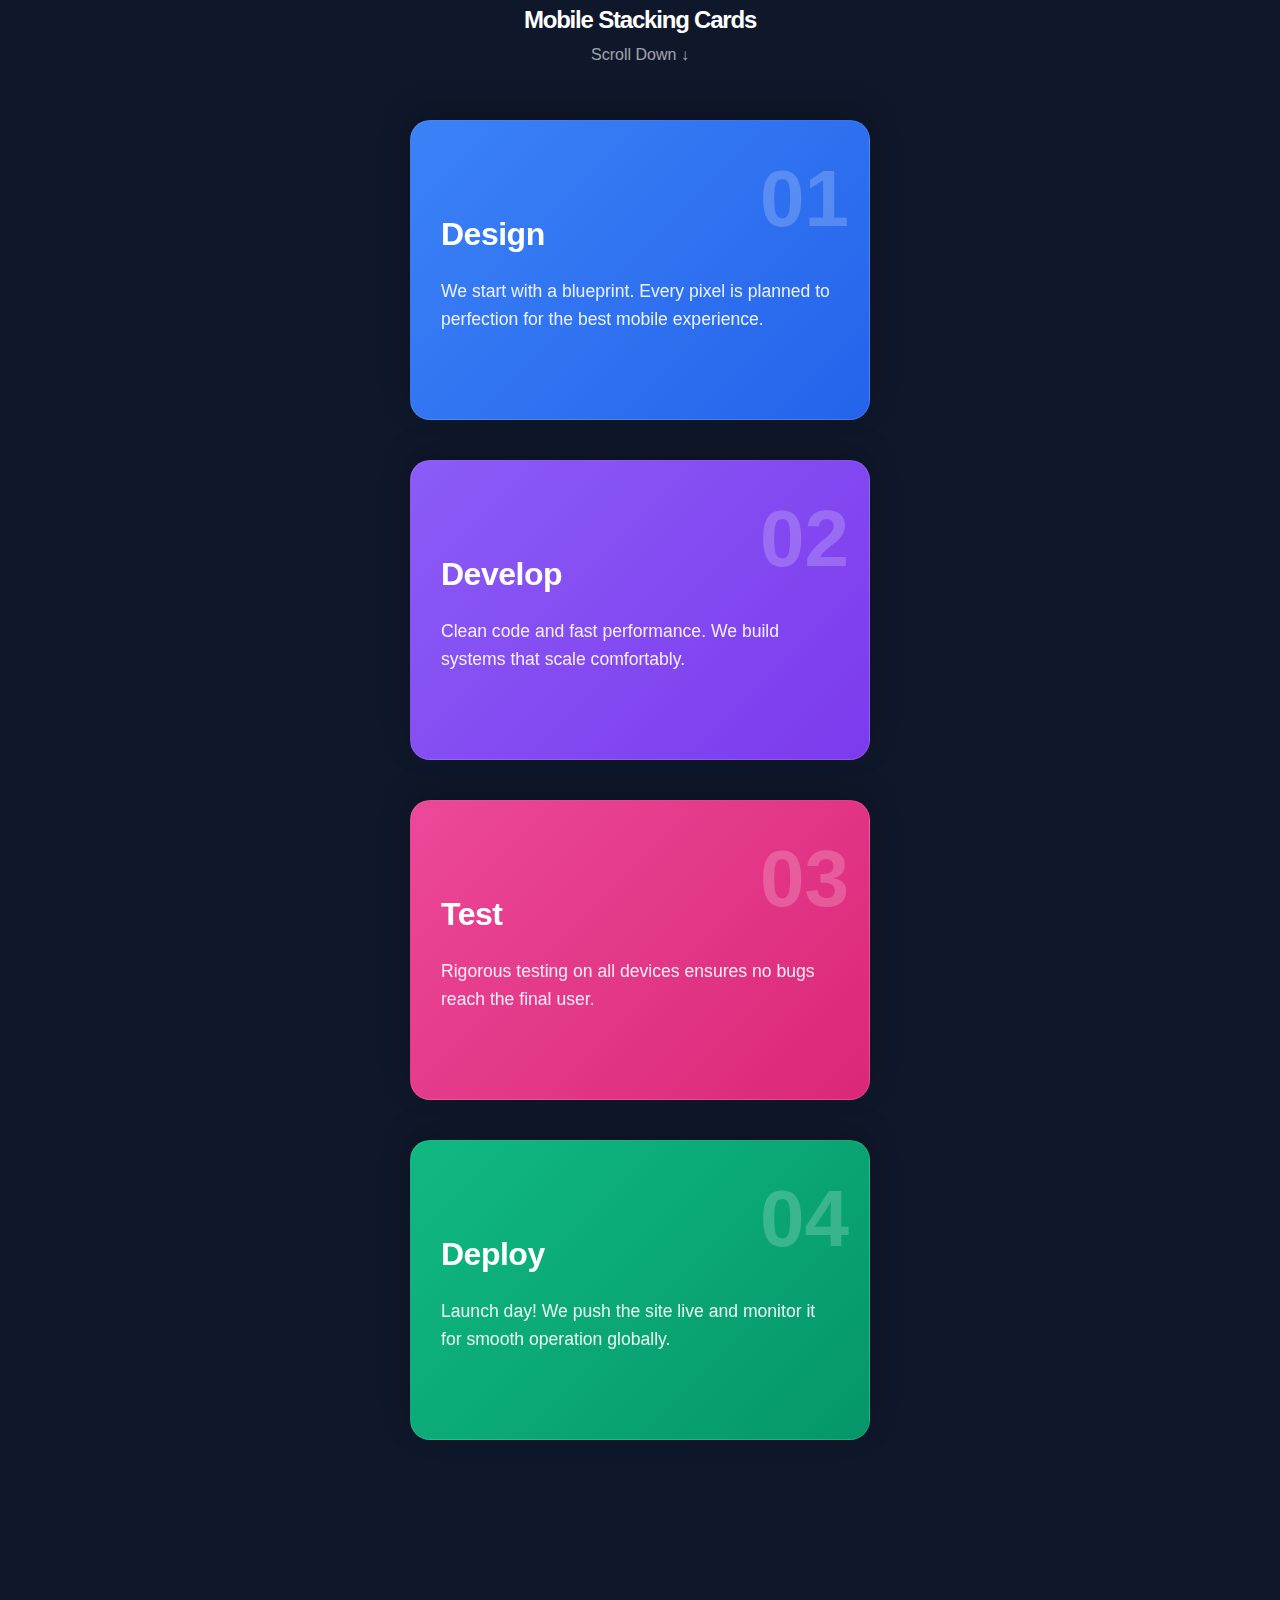
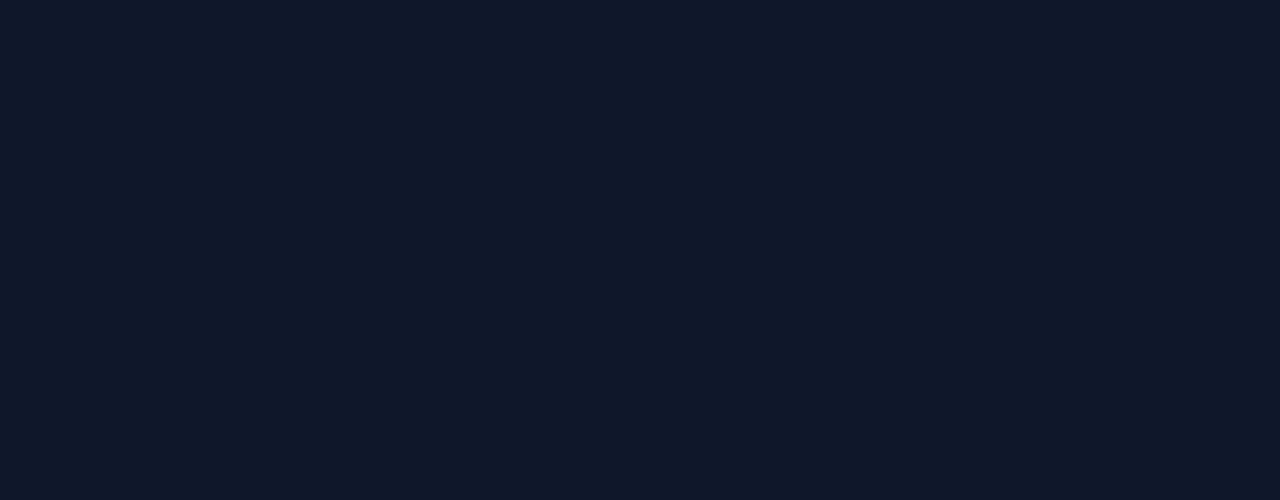
<file: cards-demo.html>
<!DOCTYPE html>
<html lang="en">

<head>
    <meta charset="UTF-8">
    <meta name="viewport" content="width=device-width, initial-scale=1.0">
    <title>Mobile Stacked Cards</title>
    <link rel="stylesheet" href="css/base.css">
    <style>
        body {
            background-color: #0f172a;
            /* Dark theme background */
            font-family: 'Plus Jakarta Sans', sans-serif;
            color: white;
            padding-bottom: 100px;
        }

        .header-spacer {
            height: 100px;
            display: flex;
            align-items: center;
            justify-content: center;
            text-align: center;
        }

        .header-spacer h2 {
            font-size: 1.5rem;
            color: white;
            margin: 0;
        }

        /* Stack Container */
        .stack-container {
            max-width: 500px;
            /* Mobile width constraint for demo */
            margin: 0 auto;
            padding: 20px;
        }

        /* The Card */
        .stack-card {
            background: #1e293b;
            /* Dark slate card */
            border: 1px solid rgba(255, 255, 255, 0.1);
            border-radius: 20px;
            padding: 30px;
            margin-bottom: 40px;
            /* Space between cards start positions */

            /* The Sticky Magic */
            position: sticky;
            top: 100px;
            /* Distance from top where it sticks */

            /* Visual styling for stacking effect */
            height: 300px;
            /* Fixed height for consistent stacking */
            box-shadow: 0 -10px 30px rgba(0, 0, 0, 0.2);
            /* Shadow facing up to separate from card below */
            display: flex;
            flex-direction: column;
            justify-content: center;
            transition: transform 0.3s ease;
        }

        /* Specific Colors/Offsets for each card */
        .card-1 {
            background: linear-gradient(135deg, #3b82f6, #2563eb);
            top: 100px;
            z-index: 1;
        }

        .card-2 {
            background: linear-gradient(135deg, #8b5cf6, #7c3aed);
            top: 120px;
            /* Offset slightly so we see the one behind gently */
            z-index: 2;
        }

        .card-3 {
            background: linear-gradient(135deg, #ec4899, #db2777);
            top: 140px;
            z-index: 3;
        }

        .card-4 {
            background: linear-gradient(135deg, #10b981, #059669);
            top: 160px;
            z-index: 4;
        }

        .card-content h3 {
            font-size: 2rem;
            margin-bottom: 1rem;
            color: white;
        }

        .card-content p {
            color: rgba(255, 255, 255, 0.9);
            font-size: 1.1rem;
            line-height: 1.6;
        }

        .card-number {
            font-size: 5rem;
            position: absolute;
            top: 10px;
            right: 20px;
            opacity: 0.2;
            font-weight: 900;
        }

        /* Scroll indicator */
        .scroll-hint {
            text-align: center;
            margin-bottom: 2rem;
            opacity: 0.6;
            animation: bounce 2s infinite;
        }

        @keyframes bounce {

            0%,
            100% {
                transform: translateY(0);
            }

            50% {
                transform: translateY(10px);
            }
        }
    </style>
</head>

<body>

    <div class="header-spacer">
        <div>
            <h2>Mobile Stacking Cards</h2>
            <div class="scroll-hint">Scroll Down ↓</div>
        </div>
    </div>

    <div class="stack-container">
        <!-- Card 1 -->
        <div class="stack-card card-1">
            <span class="card-number">01</span>
            <div class="card-content">
                <h3>Design</h3>
                <p>We start with a blueprint. Every pixel is planned to perfection for the best mobile experience.</p>
            </div>
        </div>

        <!-- Card 2 -->
        <div class="stack-card card-2">
            <span class="card-number">02</span>
            <div class="card-content">
                <h3>Develop</h3>
                <p>Clean code and fast performance. We build systems that scale comfortably.</p>
            </div>
        </div>

        <!-- Card 3 -->
        <div class="stack-card card-3">
            <span class="card-number">03</span>
            <div class="card-content">
                <h3>Test</h3>
                <p>Rigorous testing on all devices ensures no bugs reach the final user.</p>
            </div>
        </div>

        <!-- Card 4 -->
        <div class="stack-card card-4">
            <span class="card-number">04</span>
            <div class="card-content">
                <h3>Deploy</h3>
                <p>Launch day! We push the site live and monitor it for smooth operation globally.</p>
            </div>
        </div>
    </div>

    <div style="height: 500px;"></div> <!-- Spacer to allow scrolling past the end -->

</body>

</html>
</file>
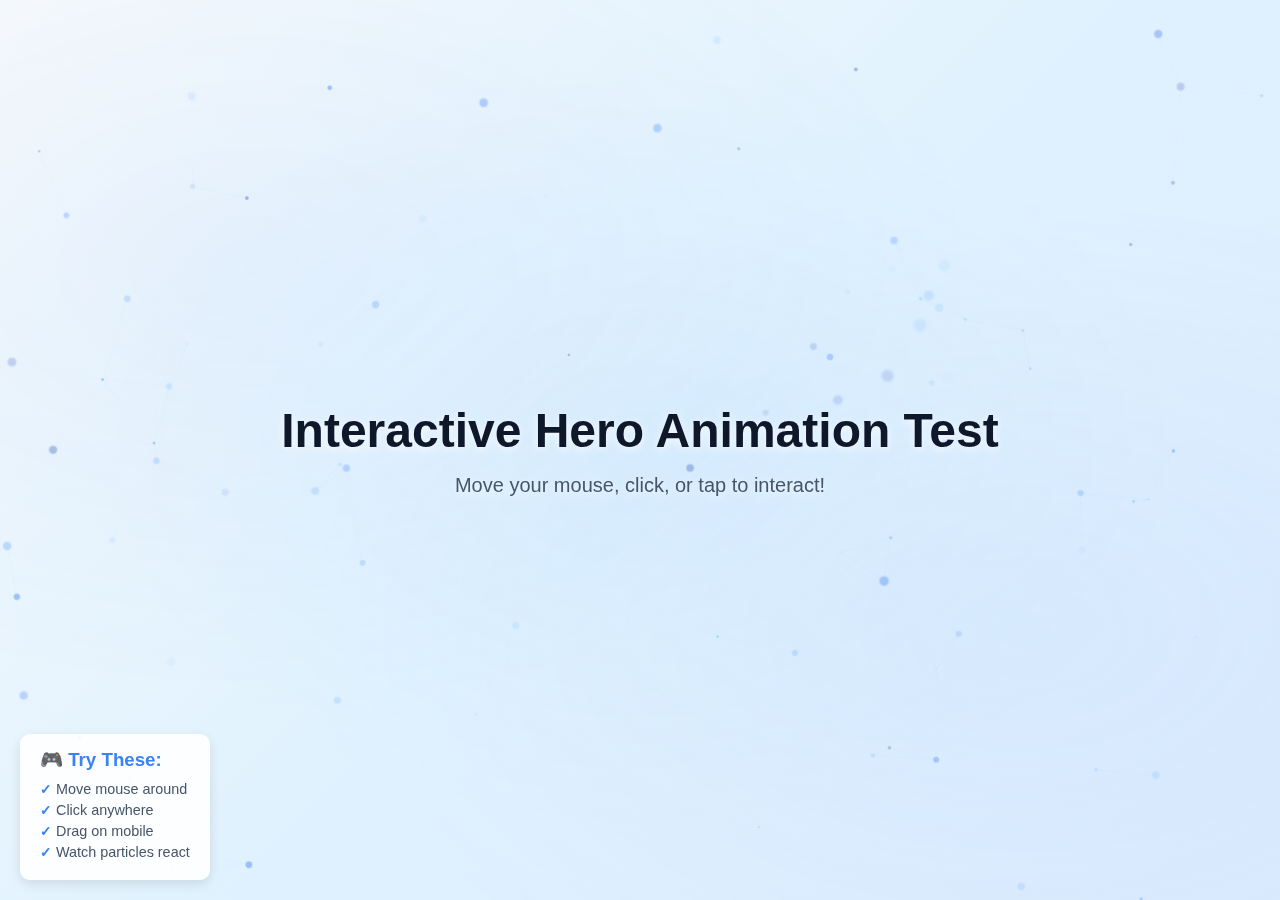
<file: test-hero-animation.html>
<!DOCTYPE html>
<html lang="en">
<head>
    <meta charset="UTF-8">
    <meta name="viewport" content="width=device-width, initial-scale=1.0">
    <title>Hero Animation Test</title>
    <style>
        * { margin: 0; padding: 0; box-sizing: border-box; }
        body { font-family: Arial, sans-serif; }
        
        .hero {
            position: relative;
            min-height: 100vh;
            display: flex;
            align-items: center;
            justify-content: center;
            overflow: hidden;
        }
        
        .hero-bg-animated {
            position: absolute;
            top: 0;
            left: 0;
            width: 100%;
            height: 100%;
            z-index: 1;
            overflow: hidden;
            background: linear-gradient(135deg, #f8fafc 0%, #e0f2fe 50%, #dbeafe 100%);
            pointer-events: none;
        }
        
        .gradient-wave {
            position: absolute;
            top: 0;
            left: 0;
            width: 100%;
            height: 100%;
            background: 
                radial-gradient(ellipse at 20% 30%, rgba(59, 130, 246, 0.08) 0%, transparent 50%),
                radial-gradient(ellipse at 80% 70%, rgba(147, 197, 253, 0.12) 0%, transparent 50%),
                radial-gradient(ellipse at 50% 50%, rgba(96, 165, 250, 0.06) 0%, transparent 60%);
            animation: waveFloat 20s ease-in-out infinite;
            opacity: 0.7;
        }
        
        @keyframes waveFloat {
            0%, 100% { transform: translate(0, 0) scale(1); opacity: 0.7; }
            33% { transform: translate(-20px, -30px) scale(1.05); opacity: 0.8; }
            66% { transform: translate(20px, 20px) scale(0.98); opacity: 0.75; }
        }
        
        .particle-canvas {
            position: absolute;
            top: 0;
            left: 0;
            width: 100%;
            height: 100%;
            opacity: 0.4;
            cursor: crosshair;
            touch-action: none;
            pointer-events: auto;
        }
        
        .hero-content {
            position: relative;
            z-index: 10;
            text-align: center;
            padding: 2rem;
        }
        
        h1 {
            font-size: 3rem;
            color: #0f172a;
            margin-bottom: 1rem;
            text-shadow: 0 2px 8px rgba(255, 255, 255, 0.8);
        }
        
        p {
            font-size: 1.25rem;
            color: #475569;
            text-shadow: 0 2px 8px rgba(255, 255, 255, 0.8);
        }
        
        .instructions {
            position: fixed;
            bottom: 20px;
            left: 20px;
            background: rgba(255, 255, 255, 0.9);
            padding: 15px 20px;
            border-radius: 10px;
            box-shadow: 0 4px 12px rgba(0,0,0,0.1);
            z-index: 100;
            max-width: 300px;
        }
        
        .instructions h3 {
            margin-bottom: 10px;
            color: #3b82f6;
        }
        
        .instructions ul {
            list-style: none;
            font-size: 0.9rem;
            color: #475569;
        }
        
        .instructions li {
            margin: 5px 0;
        }
        
        .instructions li::before {
            content: "✓ ";
            color: #3b82f6;
            font-weight: bold;
        }
    </style>
</head>
<body>
    <section class="hero">
        <div class="hero-bg-animated">
            <div class="gradient-wave"></div>
            <canvas id="particleCanvas" class="particle-canvas"></canvas>
        </div>
        
        <div class="hero-content">
            <h1>Interactive Hero Animation Test</h1>
            <p>Move your mouse, click, or tap to interact!</p>
        </div>
    </section>
    
    <div class="instructions">
        <h3>🎮 Try These:</h3>
        <ul>
            <li>Move mouse around</li>
            <li>Click anywhere</li>
            <li>Drag on mobile</li>
            <li>Watch particles react</li>
        </ul>
    </div>
    
    <script src="js/hero-animation.js"></script>
</body>
</html>
</file>
<file: css/components.css>
/* Buttons */
.btn {
    display: inline-block;
    padding: 12px 28px;
    border-radius: 50px;
    font-weight: 500;
    cursor: pointer;
    transition: transform 0.2s ease, box-shadow 0.2s ease;
}

.btn-primary {
    background-color: var(--secondary-color);
    color: var(--white);
    border: 2px solid var(--secondary-color);
}

.btn-primary:hover {
    background-color: #2563eb;
    transform: translateY(-2px);
    box-shadow: 0 4px 12px rgba(59, 130, 246, 0.3);
}

.btn-secondary {
    background-color: transparent;
    color: var(--primary-color);
    border: 2px solid var(--primary-color);
    margin-left: 10px;
}

.btn-secondary:hover {
    background-color: var(--primary-color);
    color: var(--white);
    transform: translateY(-2px);
}

/* Cards */
.service-card {
    background: var(--white);
    padding: 40px;
    border-radius: 20px;
    box-shadow: var(--card-shadow);
    transition: transform 0.3s ease, box-shadow 0.3s ease;
    width: 100%;
}

.service-card:hover {
    transform: translateY(-5px);
    box-shadow: var(--card-hover-shadow);
}

.icon-box {
    width: 60px;
    height: 60px;
    background: #eff6ff;
    color: var(--secondary-color);
    border-radius: 12px;
    display: flex;
    align-items: center;
    justify-content: center;
    font-size: 1.5rem;
    margin-bottom: 1.5rem;
}

.project-card {
    background: linear-gradient(135deg, #f8fafc 0%, #f1f5f9 100%);
    padding: 0;
    border-radius: 16px;
    border: 1px solid #e2e8f0;
    transition: all 0.3s ease;
    overflow: hidden;
}

.project-card:hover {
    transform: translateY(-5px);
    box-shadow: var(--card-hover-shadow);
    border-color: var(--secondary-color);
}

.contact-card {
    background: var(--white);
    padding: 30px;
    border-radius: 15px;
    width: 280px;
    text-align: center;
    box-shadow: var(--card-shadow);
}

.contact-card i {
    font-size: 2rem;
    color: var(--secondary-color);
    margin-bottom: 1rem;
}

.contact-card h3 {
    margin-bottom: 0.5rem;
    color: var(--primary-color);
}
</file>
<file: css/layout.css>
/* Header */
.header {
    background: rgba(15, 23, 42, 0.6);
    /* Darker glass */
    backdrop-filter: blur(12px) saturate(160%);
    -webkit-backdrop-filter: blur(12px) saturate(160%);
    padding: 0.7rem 1.5rem;
    position: fixed;
    top: 20px;
    left: 50%;
    transform: translateX(-50%);
    width: 92%;
    max-width: 1200px;
    z-index: 1000;
    box-shadow: 0 4px 30px rgba(0, 0, 0, 0.3);
    /* Stronger shadow */
    /* Updated shadow color */
    border-radius: 50px;
    border: 1px solid rgba(255, 255, 255, 0.08);
    /* White subtle border */
    transition: all 0.4s cubic-bezier(0.16, 1, 0.3, 1);
}

.header.scrolled {
    background: rgba(15, 23, 42, 0.85);
    /* More opaque on scroll */
    backdrop-filter: blur(20px) saturate(180%);
    box-shadow: 0 10px 40px rgba(0, 0, 0, 0.5);
    border-color: rgba(255, 255, 255, 0.15);
}

.header-container {
    display: flex;
    justify-content: space-between;
    align-items: center;
    width: 100%;
}

.logo {
    font-size: 1.8rem;
    font-weight: 800;
    color: var(--primary-color);
    letter-spacing: -0.5px;
    text-decoration: none;
    display: flex;
    align-items: center;
    gap: 1px;
    position: relative;
    font-family: 'JetBrains Mono', 'Fira Code', 'Courier New', monospace;
    padding: 5px 10px;
    border-radius: 8px;
    transition: all 0.3s ease;
}

.logo .text {
    font-family: var(--font-heading);
    letter-spacing: -1px;
    z-index: 2;
    transition: color 0.3s ease;
}

.logo .dot {
    color: var(--secondary-color);
    font-size: 2.2rem;
    line-height: 0;
    margin-right: 2px;
    transition: color 0.3s ease;
}

.tech-bracket {
    color: var(--text-light);
    /* Updated */
    font-weight: 700;
    transition: all 0.4s cubic-bezier(0.175, 0.885, 0.32, 1.275);
    opacity: 0.5;
    font-size: 1.4rem;
    display: inline-block;
}

/* Cursor Animation */
.cursor {
    color: var(--secondary-color);
    font-weight: 900;
    margin: 0 2px 0 0;
    animation: blink 1s step-end infinite;
    opacity: 1;
}

@keyframes blink {

    0%,
    100% {
        opacity: 1;
    }

    50% {
        opacity: 0;
    }
}

/* Hover Interactions */
.logo:hover {
    background: rgba(37, 99, 235, 0.05);
    /* Kept consistent with blue tint */
}

/* Syntax Highlighting on Hover */
.logo:hover .tech-bracket {
    color: var(--soft-orange);
    /* Updated */
    opacity: 1;
    text-shadow: 0 0 10px rgba(245, 158, 11, 0.4);
}

.logo:hover .tech-bracket:first-child {
    transform: translateX(-4px);
}

.logo:hover .tech-bracket:last-child {
    transform: translateX(4px);
}

.logo:hover .text {
    color: var(--primary-blue);
    /* Updated */
}

.logo:hover .dot {
    color: var(--soft-orange);
    /* Updated */
}

.logo:hover .cursor {
    color: var(--primary-blue);
    /* Updated */
    text-shadow: 0 0 8px rgba(37, 99, 235, 0.6);
}

.nav-list {
    display: flex;
    gap: 6px;
    align-items: center;
    margin: 0;
    padding: 0;
}

.nav-link {
    font-weight: 500;
    color: var(--text-color);
    padding: 10px 20px;
    border-radius: 25px;
    transition: all 0.3s ease;
    font-size: 0.95rem;
    position: relative;
}

.nav-link::after {
    display: none;
}

.nav-link:hover,
.nav-link.active {
    color: var(--secondary-color);
    background: rgba(37, 99, 235, 0.08);
    /* Updated to match variable base */
}

.nav-link.btn-primary {
    color: #ffffff;
    padding: 12px 28px;
    border-radius: 30px;
    background: var(--gradient-primary);
    /* Updated to gradient */
    border: none;
    /* Removed border for gradient button */
    box-shadow: 0 4px 10px rgba(37, 99, 235, 0.3);
    margin-left: 10px;
    font-weight: 700;
    font-family: var(--font-heading);
    letter-spacing: -0.3px;
    position: relative;
    /* For pseudo-element if needed */
    z-index: 1;
}

.nav-link.btn-primary:hover {
    transform: translateY(-2px);
    box-shadow: 0 8px 20px rgba(15, 66, 150, 0.4);
    color: #ffffff;
    /* Gradient handles hover state naturally or handled in components.css */
}

.hamburger {
    display: none;
    cursor: pointer;
    padding: 5px;
}

.bar {
    display: block;
    width: 25px;
    height: 3px;
    margin: 5px auto;
    background-color: var(--primary-color);
    transition: all 0.3s ease;
}

/* Hero Section */
.hero {
    position: relative;
    padding: 180px 0 100px;
    text-align: center;
    overflow: hidden;
    min-height: 100vh;
    display: flex;
    align-items: center;
    cursor: crosshair;
}

.hero-content {
    position: relative;
    z-index: 10;
    width: 100%;
}

.hero-title {
    font-size: 4.5rem;
    font-weight: 800;
    line-height: 1.1;
    margin-bottom: 1.5rem;
    color: var(--primary-color);
    max-width: 950px;
    margin-left: auto;
    margin-right: auto;
    letter-spacing: -2px;
}

.hero-subtitle {
    font-size: 1.25rem;
    color: var(--text-color);
    /* Updated */
    margin-bottom: 3rem;
    max-width: 600px;
    margin-left: auto;
    margin-right: auto;
    font-weight: 500;
    line-height: 1.6;
}

.hero-buttons .btn {
    cursor: pointer;
}

/* Footer */
.footer {
    background-color: var(--bg-dark);
    /* Updated */
    color: var(--text-light);
    /* Updated */
    padding: 40px 0;
    border-top: 1px solid rgba(255, 255, 255, 0.1);
    /* Softened border */
}

.footer-content {
    display: flex;
    justify-content: space-between;
    align-items: center;
}

.footer-logo {
    color: var(--white);
    font-weight: 700;
    font-size: 1.5rem;
    margin-right: 1rem;
}

.footer-socials {
    display: flex;
    align-items: center;
    gap: 15px;
}

.footer-socials a {
    color: var(--text-light);
    font-size: 1.2rem;
    position: relative;
    display: inline-flex;
    align-items: center;
    justify-content: center;
    width: 45px;
    height: 45px;
    border-radius: 50%;
    background: rgba(255, 255, 255, 0.03);
    border: 1px solid rgba(255, 255, 255, 0.05);
    transition: all 0.4s cubic-bezier(0.175, 0.885, 0.32, 1.275);
    overflow: hidden;
}

.footer-socials a::before {
    content: '';
    position: absolute;
    top: 50%;
    left: 50%;
    width: 0;
    height: 0;
    background: radial-gradient(circle, rgba(255, 255, 255, 0.2) 0%, transparent 70%);
    transform: translate(-50%, -50%);
    border-radius: 50%;
    transition: width 0.6s ease, height 0.6s ease;
    z-index: 0;
}

.footer-socials a i {
    position: relative;
    z-index: 1;
    transition: transform 0.3s ease;
}

.footer-socials a:hover {
    color: var(--white);
    border-color: rgba(255, 255, 255, 0.2);
    transform: translateY(-3px);
    box-shadow: 0 0 20px rgba(59, 130, 246, 0.3);
    /* Blue glow */
}

.footer-socials a:hover::before {
    width: 150px;
    height: 150px;
}

.footer-socials a:hover i {
    transform: scale(1.1);
}

@keyframes pulse-blue {
    0% {
        box-shadow: 0 0 0 0 rgba(37, 99, 235, 0.7);
        /* Updated base */
    }

    70% {
        box-shadow: 0 0 0 10px rgba(37, 99, 235, 0);
    }

    100% {
        box-shadow: 0 0 0 0 rgba(37, 99, 235, 0);
    }
}

.nav-link.btn-primary {
    animation: pulse-blue 2s infinite;
}

.nav-link.btn-primary:hover {
    animation: none;
}
</file>
<file: css/sections.css>
/* Services Section */
.services-grid {
    display: grid;
    grid-template-columns: 1fr;
    gap: 30px;
    max-width: 900px;
    margin: 0 auto;
    overflow: visible !important;
    /* Critical for sticky to work */
}

.service-card {
    /* Ensure no overflow clipping happens here */
    overflow: visible !important;
    position: relative;
    z-index: 1;
    display: block;
    /* Ensure it's block, not impacted by weird flex/grid alignments */
}

.service-intro {
    font-size: 1.05rem;
    color: var(--text-color);
    line-height: 1.7;
    margin-bottom: 1.5rem;
}

.service-details {
    margin-top: 2rem;
    text-align: left;
    border-top: 1px solid #f1f5f9;
    padding-top: 1.5rem;
    overflow: visible !important;
    /* Critical for sticky */
}

.service-details h4 {
    font-size: 1.1rem;
    color: var(--primary-color);
    margin-bottom: 0.8rem;
    margin-top: 1.5rem;
    font-weight: 700;
    /* Bold */
}

.service-details h4:first-child {
    margin-top: 0;
}

.detail-text {
    color: var(--text-color);
    line-height: 1.7;
    margin-bottom: 1rem;
}

.benefit-list {
    margin-top: 1rem;
    margin-bottom: 2rem;
}

.benefit-list li {
    margin-bottom: 1rem;
    color: var(--text-color);
    font-size: 0.98rem;
    line-height: 1.6;
    display: flex;
    align-items: flex-start;
    gap: 12px;
}

.benefit-list li i {
    color: var(--secondary-color);
    margin-top: 3px;
    font-size: 1.1rem;
    flex-shrink: 0;
}

.benefit-list strong {
    color: var(--primary-color);
}

/* PWA Showcase Card - Premium Redesign */
.pwa-showcase-card {
    background: linear-gradient(135deg, rgba(30, 41, 59, 0.7) 0%, rgba(15, 23, 42, 0.9) 100%);
    border: 1px solid rgba(255, 255, 255, 0.1);
    border-radius: 20px;
    padding: 30px;
    margin: 2.5rem 0;
    position: relative;
    overflow: hidden;
    box-shadow: 0 10px 30px rgba(0, 0, 0, 0.2);
    display: flex;
    flex-direction: column;
    gap: 20px;
}

/* Glow Effect */
.pwa-showcase-card::before {
    content: '';
    position: absolute;
    top: -50%;
    right: -50%;
    width: 200px;
    height: 200px;
    background: radial-gradient(circle, var(--secondary-color) 0%, transparent 70%);
    opacity: 0.15;
    filter: blur(40px);
    pointer-events: none;
}

.pwa-card-content {
    display: flex;
    align-items: flex-start;
    gap: 25px;
    position: relative;
    z-index: 1;
}

/* Icon Area */
.pwa-icon-wrapper {
    position: relative;
    width: 60px;
    height: 60px;
    display: flex;
    align-items: center;
    justify-content: center;
    background: linear-gradient(135deg, #1e293b, #0f172a);
    border-radius: 16px;
    border: 1px solid rgba(255, 255, 255, 0.1);
    flex-shrink: 0;
    color: var(--cyan-accent);
    font-size: 1.8rem;
    box-shadow: 0 4px 10px rgba(0, 0, 0, 0.2);
}

.pwa-icon-pulse {
    position: absolute;
    width: 100%;
    height: 100%;
    border-radius: 16px;
    border: 2px solid var(--cyan-accent);
    opacity: 0;
    animation: pwaPulse 2s infinite;
}

@keyframes pwaPulse {
    0% {
        transform: scale(1);
        opacity: 0.5;
    }

    100% {
        transform: scale(1.4);
        opacity: 0;
    }
}

/* Content Area */
.pwa-text-content h4 {
    color: white;
    font-size: 1.25rem;
    margin-top: 0;
    margin-bottom: 0.5rem;
}

.pwa-text-content p {
    color: #94a3b8;
    font-size: 0.95rem;
    line-height: 1.6;
    margin-bottom: 1rem;
}

.pwa-text-content strong {
    color: var(--cyan-accent);
}

/* Features List */
.pwa-mini-features {
    display: flex;
    flex-wrap: wrap;
    gap: 15px;
    list-style: none;
    padding: 0;
    margin: 0;
}

.pwa-mini-features li {
    display: flex;
    align-items: center;
    gap: 8px;
    font-size: 0.85rem;
    color: #cbd5e1;
    background: rgba(255, 255, 255, 0.05);
    padding: 6px 12px;
    border-radius: 20px;
    border: 1px solid rgba(255, 255, 255, 0.05);
}

.pwa-mini-features li i {
    color: var(--secondary-color);
    font-size: 0.8rem;
}

/* Action Area */
.pwa-action-area {
    border-top: 1px solid rgba(255, 255, 255, 0.05);
    padding-top: 20px;
    display: flex;
    align-items: center;
    justify-content: space-between;
    flex-wrap: wrap;
    gap: 15px;
}

.btn-pwa-install {
    background: var(--gradient-primary);
    color: white;
    border: none;
    padding: 12px 24px;
    border-radius: 50px;
    font-weight: 600;
    font-family: var(--font-heading);
    cursor: pointer;
    display: flex;
    align-items: center;
    gap: 10px;
    transition: all 0.3s ease;
    box-shadow: 0 4px 15px rgba(37, 99, 235, 0.3);
    animation: popIn 0.5s cubic-bezier(0.175, 0.885, 0.32, 1.275) forwards;
}

.btn-pwa-install:hover {
    transform: translateY(-3px) scale(1.02);
    box-shadow: 0 10px 30px rgba(37, 99, 235, 0.6);
    filter: brightness(1.1);
}

@keyframes popIn {
    0% {
        opacity: 0;
        transform: scale(0.8) translateY(10px);
    }

    100% {
        opacity: 1;
        transform: scale(1) translateY(0);
    }
}

.pwa-status {
    font-size: 0.9rem;
    color: #64748b;
    margin: 0;
    font-style: italic;
}

/* Responsive */
@media (max-width: 600px) {
    .pwa-card-content {
        flex-direction: column;
        align-items: center;
        text-align: center;
    }

    .pwa-text-content {
        display: flex;
        flex-direction: column;
        align-items: center;
    }

    .pwa-mini-features {
        justify-content: center;
    }

    .pwa-action-area {
        justify-content: center;
        flex-direction: column;
    }

    .btn-pwa-install {
        width: 100%;
        justify-content: center;
    }
}

.pages-list {
    margin-top: 0.8rem;
    margin-bottom: 2rem;
}

.pages-list li {
    color: var(--text-color);
    font-size: 0.95rem;
    margin-bottom: 0.5rem;
    padding-left: 20px;
    position: relative;
}

.pages-list li::before {
    content: "•";
    position: absolute;
    left: 0;
    color: var(--secondary-color);
    font-weight: bold;
}

.addon-list {
    margin-top: 1rem;
    margin-bottom: 2rem;
}

.addon-list li {
    color: var(--text-color);
    font-size: 0.95rem;
    margin-bottom: 0.7rem;
    display: flex;
    align-items: center;
    gap: 10px;
}

.addon-list li i {
    color: var(--secondary-color);
    font-size: 1rem;
}

.business-types {
    margin-top: 1rem;
    margin-bottom: 2rem;
    display: grid;
    grid-template-columns: repeat(auto-fit, minmax(200px, 1fr));
    gap: 0.8rem;
}

.business-types li {
    color: var(--text-color);
    font-size: 0.95rem;
    display: flex;
    align-items: center;
    gap: 10px;
    padding: 8px 12px;
    background: var(--surface-color);
    border: 1px solid var(--border-color);
    border-radius: 8px;
    transition: all 0.3s ease;
}

.business-types li:hover {
    background: rgba(37, 99, 235, 0.1);
    transform: translateX(3px);
}

.business-types li i {
    color: var(--secondary-color);
    font-size: 1rem;
    flex-shrink: 0;
}

/* Service CTA Button - Matches Global Primary Button */
.service-cta {
    display: inline-block;
    background: var(--secondary-color);
    color: #ffffff;
    padding: 14px 32px;
    border-radius: 50px;
    font-weight: 700;
    font-size: 1rem;
    font-family: var(--font-heading);
    transition: all 0.3s cubic-bezier(0.4, 0, 0.2, 1);
    box-shadow: 0 4px 10px rgba(37, 99, 235, 0.3);
    letter-spacing: -0.3px;
    border: 2px solid var(--secondary-color);
}

.service-cta:hover {
    background: #0f4296;
    /* Darker Navy Blue */
    border-color: #0f4296;
    transform: translateY(-3px);
    box-shadow: 0 8px 20px rgba(15, 66, 150, 0.4);
    color: #ffffff;
}

.service-cta i {
    margin-left: 8px;
    font-size: 0.85rem;
    transition: transform 0.3s ease;
}

.service-cta:hover i {
    transform: translateX(4px);
}

/* Projects Section */
.projects {
    background: var(--surface-color);
}

/* FIX: Sticky Animation requires NO transform on parents.
   We must disable the fade-in transform for this specific card 
   so the internal sticky scrolling works. */
#business-service {
    transform: none !important;
    animation: none !important;
    opacity: 1 !important;
    /* Force visible since animation is removed */
    overflow: visible !important;
}

/* Ensure global overflow visibility for sticky context */
main {
    overflow: visible !important;
}

/* Specific overrides for Sticky Section */
#services,
#services .container {
    overflow: visible !important;
}

/* Ensure sections with background elements DO clip overflow */
#about,
.hero,
section:not(#services) {
    overflow: hidden !important;
}

.projects-grid {
    display: grid;
    grid-template-columns: repeat(auto-fit, minmax(320px, 1fr));
    gap: 30px;
}

.project-card {
    background: var(--surface-color);
    border-radius: 20px;
    border: 1px solid var(--border-color);
    /* Very subtle border */
    overflow: hidden;
    transition: all 0.4s cubic-bezier(0.165, 0.84, 0.44, 1);
    box-shadow: 0 4px 20px rgba(0, 0, 0, 0.04);
    display: flex;
    flex-direction: column;
    height: 100%;
}

.project-card:hover {
    transform: translateY(-8px);
    box-shadow: 0 20px 40px rgba(0, 0, 0, 0.08);
    /* Soft, elevated shadow */
    border-color: rgba(37, 99, 235, 0.2);
}

/* Image Area */
.project-img-link {
    display: block;
    position: relative;
    overflow: hidden;
    height: 240px;
    /* Taller image */
}

.project-img {
    width: 100%;
    height: 100%;
    object-fit: cover;
    transition: transform 0.6s ease;
}

.project-card:hover .project-img {
    transform: scale(1.08);
}

/* Image Overlay */
.overlay {
    position: absolute;
    top: 0;
    left: 0;
    width: 100%;
    height: 100%;
    background: rgba(2, 6, 23, 0.4);
    display: flex;
    align-items: center;
    justify-content: center;
    opacity: 0;
    transition: opacity 0.3s ease;
    backdrop-filter: blur(2px);
}

.overlay i {
    color: white;
    font-size: 2rem;
    transform: translateY(20px);
    transition: transform 0.3s ease;
}

.project-card:hover .overlay {
    opacity: 1;
}

.project-card:hover .overlay i {
    transform: translateY(0);
}

/* Content Area */
.project-body {
    padding: 30px;
    display: flex;
    flex-direction: column;
    flex-grow: 1;
}

.project-card h3 {
    margin: 0 0 1rem;
    font-size: 1.4rem;
    font-weight: 800;
    color: var(--primary-color);
    letter-spacing: -0.5px;
    line-height: 1.3;
}

.project-card p {
    color: var(--text-color);
    line-height: 1.7;
    font-size: 1rem;
    margin-bottom: 1.5rem;
    flex-grow: 1;
    /* Pushes button down */
}

/* Button/Link */
.project-link {
    display: inline-flex;
    align-items: center;
    font-weight: 700;
    font-size: 0.95rem;
    color: var(--secondary-color);
    transition: all 0.3s ease;
    margin-top: auto;
    /* Aligns to bottom */
}

.project-link i {
    margin-left: 8px;
    font-size: 0.85rem;
    transition: transform 0.3s ease;
}

.project-link:hover {
    color: #1e40af;
}

.project-link:hover i {
    transform: translateX(5px);
}

/* Philosophy Section */
.philosophy {
    background: var(--bg-dark);
    position: relative;
    color: var(--white);
    text-align: center;
    overflow: hidden;
}

.philosophy::before {
    content: '';
    position: absolute;
    top: -50%;
    left: -50%;
    width: 200%;
    height: 200%;
    background: radial-gradient(circle, rgba(37, 99, 235, 0.1) 0%, transparent 60%);
    z-index: 0;
    pointer-events: none;
}

.philosophy .container {
    position: relative;
    z-index: 1;
}

.philosophy .section-title {
    color: var(--white);
}

.quote {
    font-size: 1.8rem;
    font-weight: 300;
    font-style: italic;
    margin: 1.5rem auto 2.5rem;
    max-width: 800px;
    color: #94a3b8;
}

.philosophy-grid {
    display: flex;
    justify-content: center;
    gap: 50px;
    flex-wrap: wrap;
}

.phil-item {
    text-align: center;
}

.phil-item i {
    font-size: 2.5rem;
    color: var(--secondary-color);
    margin-bottom: 1rem;
}

.phil-item h4 {
    font-size: 1.2rem;
    font-weight: 500;
}

/* Process Section (Smaller & Refined) */
.process-container {
    margin-top: 2rem;
    padding-top: 1.5rem;
    border-top: 1px solid rgba(255, 255, 255, 0.1);
}

.process-title {
    text-align: center;
    font-size: 1.8rem;
    color: var(--white);
    margin-bottom: 2rem;
    font-weight: 600;
}

.process-grid {
    display: grid;
    grid-template-columns: repeat(auto-fit, minmax(280px, 1fr));
    gap: 15px;
}

.process-card {
    background: rgba(255, 255, 255, 0.03);
    border: 1px solid rgba(255, 255, 255, 0.1);
    backdrop-filter: blur(10px);
    border-radius: 12px;
    border: 1px solid rgba(255, 255, 255, 0.08);
    padding: 24px;
    position: relative;
    overflow: hidden;
    height: 230px;
    transition: all 0.4s cubic-bezier(0.4, 0, 0.2, 1);
    cursor: pointer;
    text-align: left;
    display: flex;
    flex-direction: column;
    justify-content: flex-end;
}

.process-card:hover {
    background: rgba(255, 255, 255, 0.08);
    transform: translateY(-4px);
    box-shadow: 0 8px 25px rgba(0, 0, 0, 0.15);
    border-color: var(--secondary-color);
}

/* Card Content - Default View */
.process-step-number {
    font-size: 3.5rem;
    font-weight: 900;
    color: rgba(255, 255, 255, 0.04);
    position: absolute;
    top: 10px;
    right: 15px;
    line-height: 1;
    transition: all 0.4s ease;
}

.process-icon {
    font-size: 2rem;
    color: var(--secondary-color);
    margin-bottom: 12px;
    display: block;
    transition: all 0.4s ease;
}

.process-heading {
    font-size: 1.25rem;
    font-weight: 600;
    color: var(--white);
    margin-bottom: 5px;
    transition: all 0.4s ease;
    position: relative;
    z-index: 2;
    line-height: 1.4;
}

/* Hover Content - Slide Up */
.process-description {
    position: absolute;
    bottom: -1px;
    /* Slight overlap to prevent bottom gap */
    left: 0;
    width: 100%;
    /* Increase height slightly to cover top gap issues */
    height: calc(100% + 1px);
    top: auto;
    padding: 24px;
    background: var(--gradient-primary);
    color: white;
    transform: translateY(100%);
    transition: transform 0.4s cubic-bezier(0.16, 1, 0.3, 1);
    display: flex;
    flex-direction: column;
    justify-content: center;
    z-index: 10;
    border-radius: 12px;
    /* Match parent border radius */
}

.process-card:hover .process-description,
.process-card:focus-within .process-description {
    transform: translateY(0);
}

.process-desc-text {
    font-size: 0.92rem;
    line-height: 1.6;
    opacity: 0;
    transform: translateY(15px);
    transition: all 0.3s ease 0.1s;
}

.process-card:hover .process-desc-text,
.process-card:focus-within .process-desc-text {
    opacity: 1;
    transform: translateY(0);
}

/* Move default elements up on hover */
.process-card:hover .process-icon {
    transform: translateY(-30px) scale(0.8);
    opacity: 0;
}

.process-card:hover .process-step-number {
    opacity: 0;
}

.process-card:hover .process-heading {
    transform: translateY(-20px);
    opacity: 0;
}

/* Heading inside description for context */
.process-description h5 {
    font-size: 1.1rem;
    font-weight: 700;
    margin-bottom: 10px;
    border-bottom: 2px solid rgba(255, 255, 255, 0.3);
    padding-bottom: 6px;
    display: inline-block;
}

/* About Section - Redesigned */
.about {
    background: var(--bg-dark);
    /* Dark theme for contrast */
    color: white;
    position: relative;
    overflow: hidden;
}

/* Background Texture for interest */
.about::before {
    content: '';
    position: absolute;
    width: 300px;
    height: 300px;
    background: radial-gradient(circle, rgba(37, 99, 235, 0.15) 0%, rgba(0, 0, 0, 0) 70%);
    top: -100px;
    right: -100px;
    opacity: 0.8;
}

.about-grid {
    display: grid;
    grid-template-columns: 1.2fr 0.8fr;
    gap: 60px;
    align-items: center;
    position: relative;
    z-index: 5;
}

.about-label {
    text-transform: uppercase;
    letter-spacing: 2px;
    color: var(--secondary-color);
    font-size: 0.85rem;
    font-weight: 700;
    margin-bottom: 20px;
}

.about-text-content .section-title {
    color: white;
    font-size: 3rem;
    line-height: 1.1;
    margin-bottom: 30px;
}

.developer-name {
    font-size: 1.5rem;
    color: #94a3b8;
    margin-bottom: 5px;
    font-weight: 500;
}

.role-highlight {
    font-size: 1.1rem;
    color: var(--secondary-color);
    margin-bottom: 30px;
    font-family: monospace;
}

.bio-text {
    color: #cbd5e1;
    font-size: 1.05rem;
    line-height: 1.7;
    margin-bottom: 20px;
    max-width: 90%;
}

.bio-text strong {
    color: white;
    font-weight: 600;
}

.skills-wrapper {
    display: flex;
    flex-wrap: wrap;
    gap: 12px;
    margin-top: 40px;
}

.skill-tag {
    background: rgba(255, 255, 255, 0.05);
    border: 1px solid rgba(255, 255, 255, 0.1);
    color: #e2e8f0;
    padding: 8px 16px;
    border-radius: 4px;
    font-size: 0.9rem;
    font-weight: 500;
}

.about-visual {
    display: flex;
    flex-direction: column;
    gap: 20px;
}

.stat-card {
    background: linear-gradient(90deg, rgba(34, 211, 238, 0.1) 0%, rgba(37, 99, 235, 0) 100%);
    border-left: 3px solid var(--cyan-accent);
    padding: 30px;
    display: flex;
    flex-direction: column;
    transition: transform 0.3s ease;
}

.stat-card:hover {
    background: linear-gradient(90deg, rgba(34, 211, 238, 0.15) 0%, rgba(37, 99, 235, 0.05) 100%);
    transform: translateX(10px);
}

/* highlight-stat styles are now integrated into the base class */

.stat-number {
    font-size: 3rem;
    font-weight: 800;
    color: white;
    line-height: 1;
    margin-bottom: 5px;
    font-family: var(--font-heading);
}

.stat-label {
    color: #94a3b8;
    font-size: 1rem;
    font-weight: 500;
}

/* Contact Section - Redesigned */
.contact-grid {
    display: grid;
    grid-template-columns: 1fr 1fr;
    gap: 80px;
    align-items: center;
    max-width: 1000px;
    margin: 0 auto;
}

.contact-main-btn {
    padding: 16px 36px;
    font-size: 1.1rem;
    box-shadow: 0 10px 30px rgba(37, 99, 235, 0.25);
}

.contact-options {
    display: flex;
    flex-direction: column;
    gap: 20px;
}

.contact-option-card {
    display: flex;
    align-items: center;
    padding: 24px;
    background: var(--surface-color);
    border-radius: 16px;
    border: 1px solid var(--border-color);
    box-shadow: 0 4px 6px rgba(0, 0, 0, 0.02);
    transition: all 0.3s cubic-bezier(0.165, 0.84, 0.44, 1);
    cursor: pointer;
    text-decoration: none;
    color: inherit;
}

.contact-option-card:hover {
    transform: translateY(-5px);
    box-shadow: 0 15px 30px rgba(0, 0, 0, 0.06);
    border-color: #e2e8f0;
}

.icon-bubble {
    width: 50px;
    height: 50px;
    background: rgba(37, 99, 235, 0.1);
    border-radius: 50%;
    display: flex;
    align-items: center;
    justify-content: center;
    color: var(--secondary-color);
    font-size: 1.2rem;
    margin-right: 20px;
    transition: all 0.3s ease;
}

.contact-option-card:hover .icon-bubble {
    background: var(--gradient-primary);
    color: white;
    transform: scale(1.1);
}

.contact-text h3 {
    margin: 0 0 4px;
    font-size: 1.1rem;
    color: var(--primary-color);
    font-weight: 700;
}

.contact-text p {
    margin: 0;
    color: var(--text-color);
    font-size: 0.95rem;
}

.arrow-icon {
    margin-left: auto;
    color: #cbd5e1;
    transition: all 0.3s ease;
}

.contact-option-card:hover .arrow-icon {
    color: var(--secondary-color);
    transform: translateX(5px);
}


/* Service Showcase Image */
.service-image-wrapper {
    width: 100%;
    margin-bottom: 2rem;
    border-radius: 12px;
    overflow: hidden;
    box-shadow: 0 4px 12px rgba(0, 0, 0, 0.1);
}

.service-showcase-img {
    width: 100%;
    height: auto;
    display: block;
    transition: transform 0.3s ease;
}

.service-card:hover .service-showcase-img {
    transform: scale(1.02);
}

@media (max-width: 768px) {
    .service-image-wrapper {
        margin-bottom: 1.5rem;
    }
}

/* Desktop Layout (Grid) */
.stack-container {
    display: grid;
    grid-template-columns: repeat(2, 1fr);
    gap: 30px;
    padding: 30px 0;
    margin-bottom: 2rem;
    position: relative;
    min-height: auto;
}

.stack-card {
    border-radius: 20px;
    padding: 30px;
    margin-bottom: 0;
    display: flex;
    flex-direction: column;
    min-height: 300px;
    color: white;
    overflow: hidden;
    position: relative;
    z-index: 1;
    box-shadow: var(--card-shadow);
    transition: all 0.4s cubic-bezier(0.175, 0.885, 0.32, 1.275);
    border: 3px solid transparent;
    /* Highlighted Border Width */
    background-clip: padding-box, border-box;
    background-origin: padding-box, border-box;
}

.stack-card:hover {
    transform: translateY(-8px) scale(1.02);
    box-shadow: 0 20px 40px rgba(0, 0, 0, 0.4), 0 0 20px rgba(59, 130, 246, 0.2);
    z-index: 10;
}

/* Card Backgrounds & Borders */
/* Strategy: First gradient is the background (opaque), Second is the border (gradient) */

.card-trust {
    /* Deep Navy Background + Blue/Cyan Border */
    background-image: linear-gradient(135deg, #0f172a 0%, #164e63 100%),
        linear-gradient(135deg, #3B82F6, #22D3EE);
}

.card-service {
    /* Royal Blue Background + Purple/Blue Border */
    background-image: linear-gradient(135deg, #1e3a8a 0%, #1d4ed8 100%),
        linear-gradient(135deg, #7C3AED, #3B82F6);
}

.card-inquiry {
    /* Emerald/Green Background + Green/Teal Border */
    background-image: linear-gradient(135deg, #064e3b 0%, #059669 100%),
        linear-gradient(135deg, #10B981, #34D399);
}

.card-mobile {
    /* Purple Background + Pink/Purple Border */
    background-image: linear-gradient(135deg, #4c1d95 0%, #6d28d9 100%),
        linear-gradient(135deg, #F472B6, #8B5CF6);
}

/* Content Styles */
.stack-card h4 {
    color: white;
    font-size: 1.5rem;
    margin-bottom: 0.8rem;
    z-index: 2;
    position: relative;
}

.stack-card p {
    color: rgba(255, 255, 255, 0.9);
    font-size: 1rem;
    line-height: 1.6;
    z-index: 2;
    position: relative;
    margin-bottom: 0;
}

.card-number {
    position: absolute;
    top: 10px;
    right: 20px;
    font-size: 4rem;
    font-weight: 900;
    color: white;
    opacity: 0.1;
    z-index: 1;
}

.card-icon {
    font-size: 2rem;
    background: rgba(255, 255, 255, 0.2);
    width: 60px;
    height: 60px;
    border-radius: 50%;
    display: flex;
    align-items: center;
    justify-content: center;
    margin-bottom: 1.5rem;
    backdrop-filter: blur(5px);
    z-index: 2;
    position: relative;
}

/* Mobile Tweaks */
@media (max-width: 768px) {
    .stack-container {
        /* Reduce padding so cards start right after the text */
        padding-top: 10px;
        min-height: 1600px;
        padding-bottom: 100px;
        position: relative;
        display: block;
    }

    .stack-card {
        padding: 24px;
        min-height: 220px;
        position: -webkit-sticky !important;
        position: sticky !important;
        margin-bottom: 20px;
    }

    /* Stick starting at 100px from top as requested */
    .card-trust {
        top: 100px;
        z-index: calc(var(--z-sticky) + 1);
    }

    .card-service {
        top: 160px;
        z-index: calc(var(--z-sticky) + 2);
    }

    .card-inquiry {
        top: 220px;
        z-index: calc(var(--z-sticky) + 3);
    }

    .card-mobile {
        top: 280px;
        z-index: calc(var(--z-sticky) + 4);
    }

    /* +55px step */

    .stack-card h4 {
        font-size: 1.35rem;
    }
}
</file>
<file: css/responsive.css>
/* Mobile Responsive Styles */

@media (max-width: 768px) {

    /* Header */
    .header {
        top: 0;
        left: 0;
        transform: none;
        width: 100%;
        max-width: 100%;
        border-radius: 0;
        padding: 1rem 0;
        border: none;
        border-bottom: 1px solid rgba(0, 0, 0, 0.05);
        background: rgba(255, 255, 255, 0.95);
    }

    .header-container {
        padding: 0 20px;
    }

    /* Ensure Hamburger is visible above menu and fixed in place */
    .hamburger {
        display: block;
        z-index: 2000;
        /* Super high z-index to stay on top */
        position: relative;
        /* layout.css sets parent header fixed, but we need this relative to stacking context */
        background: transparent;
        border: none;
    }

    /* Ensure close button (X) is clearly visible */
    .hamburger.active .bar {
        background-color: var(--primary-color);
        /* Maintain dark color */
    }

    .hamburger.active .bar:nth-child(1) {
        transform: translateY(8px) rotate(45deg);
    }

    .hamburger.active .bar:nth-child(2) {
        opacity: 0;
    }

    .hamburger.active .bar:nth-child(3) {
        transform: translateY(-8px) rotate(-45deg);
    }

    .nav-list {
        position: fixed;
        top: 0;
        right: -100%;
        /* Start off-screen right */
        left: auto;
        /* Reset left */
        flex-direction: column;
        background-color: #ffffff;
        width: 100%;
        /* Full width for cleaner look, or 80% if you want side */
        height: 100vh;
        justify-content: center;
        align-items: center;
        padding: 0;
        transition: right 0.4s cubic-bezier(0.165, 0.84, 0.44, 1);
        box-shadow: -10px 0 30px rgba(0, 0, 0, 0.1);
        z-index: 1000;
        gap: 25px;
    }

    .nav-list.active {
        right: 0;
        /* Slide in */
    }

    .nav-link {
        font-size: 1.25rem;
        font-weight: 600;
        color: var(--primary-color);
        width: auto;
        display: inline-block;
    }

    .nav-link.active {
        color: var(--secondary-color);
    }

    .nav-link::after {
        display: none;
    }

    .nav-list li {
        width: 100%;
        text-align: center;
    }

    .nav-link.btn-primary {
        margin-top: 20px;
        display: inline-block;
        padding: 12px 32px;
    }

    /* Hero */
    .hero {
        padding: 140px 0 60px;
        /* Reduced vertical padding */
        min-height: auto;
        /* Remove strictly forced 100vh on mobile */
    }

    .hero-title {
        font-size: 2.8rem;
        letter-spacing: -1px;
        line-height: 1.1;
    }

    .hero-subtitle {
        font-size: 1.1rem;
        margin-bottom: 2rem;
    }

    /* Services */
    .service-card {
        padding: 24px 20px;
        margin-bottom: 20px;
    }

    .section-padding {
        padding: 60px 0;
        /* Tighter section spacing */
    }

    .benefit-list li {
        font-size: 0.92rem;
        gap: 10px;
    }

    .pwa-highlight {
        padding: 20px;
    }

    .service-details h4 {
        font-size: 1rem;
    }

    .detail-text {
        font-size: 0.92rem;
    }

    .service-cta {
        width: 100%;
        text-align: center;
    }

    .business-types {
        grid-template-columns: 1fr;
    }

    /* Philosophy & Process */
    .philosophy-grid {
        flex-direction: column;
        gap: 20px;
    }

    /* Container adjustment for mobile */
    .container {
        padding: 0 20px;
    }

    /* Process & Projects Horizontal Scroll Styling */
    .process-container,
    .projects-grid {
        width: 100vw;
        /* Full viewport width */
        margin-left: -20px;
        /* Pull back by container padding */
        padding-left: 20px;
        /* Restore left spacing */
        padding-right: 20px;
        /* Restore right spacing */
    }

    .process-container {
        margin-top: 1.5rem;
    }

    .process-title {
        font-size: 1.5rem;
        padding-right: 20px;
    }

    .process-grid {
        display: flex;
        overflow-x: auto;
        gap: 15px;
        padding-bottom: 30px;
        /* Scrollbar/Space buffer */
        scroll-snap-type: x mandatory;
        -webkit-overflow-scrolling: touch;
        scrollbar-width: none;
    }

    .process-card {
        height: 180px;
        /* Slightly taller for better touch area */
        padding: 20px;
        min-width: 280px;
        /* Fixed width for scrolling */
        flex-shrink: 0;
        scroll-snap-align: center;
        margin-bottom: 0;
    }

    .process-step-number {
        font-size: 2.5rem;
        top: 15px;
        right: 15px;
    }

    .process-icon {
        font-size: 1.8rem;
        margin-bottom: 10px;
    }

    .process-heading {
        font-size: 1.15rem;
        margin-bottom: 0;
    }

    /* Projects Section - Mobile Horizontal Scroll */
    .projects-grid {
        display: flex;
        overflow-x: auto;
        gap: 20px;
        padding-top: 10px;
        padding-bottom: 40px;
        scroll-snap-type: x mandatory;
        -webkit-overflow-scrolling: touch;
        scrollbar-width: none;
    }

    /* Hide scrollbars */
    .process-grid::-webkit-scrollbar,
    .projects-grid::-webkit-scrollbar {
        display: none;
    }

    .project-card {
        min-width: 280px;
        /* Adjusted for better fit on small screens */
        max-width: 300px;
        flex-shrink: 0;
        scroll-snap-align: center;
        margin-bottom: 0;
        height: auto;
        white-space: normal;
        /* text wrapping */
    }

    .project-img-link {
        height: 180px;
    }

    .project-body {
        padding: 20px;
    }

    /* About Section */
    .about-grid {
        grid-template-columns: 1fr;
        gap: 40px;
    }

    .about-text-content .section-title {
        font-size: 2.2rem;
        line-height: 1.2;
    }

    .about-label {
        font-size: 0.8rem;
        margin-bottom: 15px;
    }

    .bio-text {
        font-size: 1rem;
        max-width: 100%;
    }

    .skills-wrapper {
        justify-content: flex-start;
        margin-top: 30px;
        gap: 10px;
    }

    .about-visual {
        flex-direction: row;
        /* Horizontal scroll for stats or wrapped */
        flex-wrap: wrap;
        /* Allow wrapping if needed */
        gap: 15px;
    }

    .stat-card {
        flex: 1 1 100%;
        /* Full width on mobile or sharing row */
        padding: 24px;
        min-width: unset;
    }

    /* Make stats 50/50 if space allows, or stacked */
    .stat-card {
        flex: 1 1 100%;
    }

    .stat-number {
        font-size: 2.5rem;
    }

    /* Contact */
    .contact-content {
        gap: 15px;
        margin-bottom: 2rem;
    }

    .contact-card {
        width: 100%;
        /* Full width cards */
        padding: 24px;
        display: flex;
        align-items: center;
        text-align: left;
        gap: 20px;
    }

    .contact-card i {
        margin-bottom: 0;
        font-size: 1.5rem;
    }

    .contact-card h3 {
        margin-bottom: 2px;
        font-size: 1.1rem;
    }

    .cta-box {
        padding: 24px;
        border-radius: 12px;
    }

    /* Footer */
    .footer-content {
        flex-direction: column;
        gap: 20px;
        text-align: center;
        padding-top: 10px;
        padding-bottom: 10px;
    }
}

@media (min-width: 1024px) {
    .services-grid {
        max-width: 100%;
    }
}
</file>
<file: components/school-service.css>
/* School Service Component Styles */

#school-service {
    /* Custom styles specific to school service */
}

#school-service .service-image-wrapper {
    position: relative;
    width: 100%;
    margin-bottom: 2rem;
    border-radius: 12px;
    overflow: visible;
    display: flex;
    justify-content: center;
    align-items: center;
    min-height: 400px;
}

#school-service .service-showcase-img {
    width: 70%;
    height: auto;
    display: block;
    transition: transform 0.3s ease;
    position: relative;
    z-index: 0;
}

#school-service:hover .service-showcase-img {
    transform: scale(1.02);
}

#school-service .icon-box {
    background: linear-gradient(135deg, #eff6ff, #dbeafe);
}

#school-service .pwa-highlight {
    background: linear-gradient(135deg, #eff6ff 0%, #dbeafe 100%);
    padding: 25px;
    border-radius: 12px;
    border-left: 4px solid var(--secondary-color);
    margin: 2rem 0;
}

#school-service .pwa-highlight h4 {
    color: var(--secondary-color);
    margin-bottom: 1rem;
    display: flex;
    align-items: center;
    gap: 10px;
}

#school-service .pwa-benefit {
    color: #1e40af;
    font-weight: 500;
    font-style: italic;
    margin-top: 0.8rem;
    margin-bottom: 0;
}

/* Mobile Responsive */
@media (max-width: 768px) {
    #school-service .service-image-wrapper {
        margin-bottom: 1.5rem;
        min-height: 300px;
    }
    
    #school-service .service-showcase-img {
        width: 90%;
    }
    
    #school-service .pwa-highlight {
        padding: 20px;
    }
}


/* Benefit List with Custom Images - Unique Design */
.benefit-list-with-images {
    display: grid;
    grid-template-columns: repeat(2, 1fr);
    gap: 25px;
    margin-top: 1.5rem;
    margin-bottom: 2rem;
}

.benefit-list-with-images li {
    position: relative;
    display: flex;
    flex-direction: column;
    align-items: center;
    text-align: center;
    gap: 15px;
    padding: 35px 25px;
    background: #ffffff;
    border-radius: 20px;
    border: 2px solid transparent;
    box-shadow: 0 4px 15px rgba(0, 0, 0, 0.08);
    transition: all 0.4s cubic-bezier(0.4, 0, 0.2, 1);
    overflow: hidden;
}

.benefit-list-with-images li::before {
    content: '';
    position: absolute;
    top: 0;
    left: 0;
    width: 100%;
    height: 4px;
    background: linear-gradient(90deg, var(--secondary-color), #60a5fa);
    transform: scaleX(0);
    transform-origin: left;
    transition: transform 0.4s ease;
}

.benefit-list-with-images li:hover::before {
    transform: scaleX(1);
}

.benefit-list-with-images li:hover {
    background: linear-gradient(135deg, #f0f9ff 0%, #e0f2fe 100%);
    transform: translateY(-8px) scale(1.02);
    box-shadow: 0 12px 30px rgba(59, 130, 246, 0.2);
    border-color: var(--secondary-color);
}

.benefit-icon {
    width: 120px;
    height: 120px;
    object-fit: contain;
    flex-shrink: 0;
    margin-bottom: 8px;
    filter: drop-shadow(0 4px 8px rgba(0, 0, 0, 0.1));
    transition: all 0.4s ease;
}

.benefit-list-with-images li:hover .benefit-icon {
    transform: scale(1.1) rotate(5deg);
    filter: drop-shadow(0 6px 12px rgba(59, 130, 246, 0.3));
}

.benefit-content {
    display: flex;
    flex-direction: column;
    gap: 8px;
}

.benefit-content strong {
    color: var(--primary-color);
    font-size: 1.15rem;
    display: block;
    font-weight: 600;
    transition: color 0.3s ease;
}

.benefit-list-with-images li:hover .benefit-content strong {
    color: var(--secondary-color);
}

.benefit-content span {
    color: #64748b;
    font-size: 0.95rem;
    line-height: 1.6;
    transition: color 0.3s ease;
}

.benefit-list-with-images li:hover .benefit-content span {
    color: #475569;
}

@media (max-width: 768px) {
    .benefit-list-with-images {
        grid-template-columns: 1fr;
        gap: 20px;
    }
    
    .benefit-icon {
        width: 90px;
        height: 90px;
    }
    
    .benefit-list-with-images li {
        padding: 30px 20px;
    }
    
    .benefit-content strong {
        font-size: 1.08rem;
    }
    
    .benefit-content span {
        font-size: 0.92rem;
    }
}

/* Persona Switcher - Interactive Tabs */
.persona-switcher {
    margin: 25px 0;
}

.switcher-tabs {
    display: flex;
    gap: 6px;
    margin-bottom: 25px;
    background: #f5f5f5;
    padding: 4px;
    border-radius: 50px;
    width: 100%;
    max-width: 320px;
    margin-left: auto;
    margin-right: auto;
}

.tab-btn {
    display: flex;
    align-items: center;
    justify-content: center;
    gap: 5px;
    padding: 10px 16px;
    border: none;
    background: transparent;
    border-radius: 50px;
    cursor: pointer;
    font-size: 14px;
    font-weight: 600;
    color: #666;
    transition: all 0.3s ease;
    flex: 1;
    white-space: nowrap;
}

.tab-btn.active {
    background: linear-gradient(135deg, #FF6B35 0%, #F7931E 100%);
    color: white;
    box-shadow: 0 4px 15px rgba(255, 107, 53, 0.3);
}

.tab-emoji {
    font-size: 16px;
    flex-shrink: 0;
}

.tab-content {
    display: none;
    animation: fadeIn 0.5s ease;
}

.tab-content.active {
    display: block;
}

@keyframes fadeIn {
    from { opacity: 0; transform: translateY(10px); }
    to { opacity: 1; transform: translateY(0); }
}

.feature-grid {
    display: grid;
    grid-template-columns: repeat(auto-fit, minmax(150px, 1fr));
    gap: 20px;
}

.feature-item {
    text-align: center;
    padding: 25px 15px;
    background: linear-gradient(135deg, #fff 0%, #f9f9f9 100%);
    border-radius: 15px;
    border: 2px solid #FF6B35;
    transition: transform 0.3s ease;
}

.feature-item:hover {
    transform: translateY(-5px);
}

.feature-number {
    font-size: 36px;
    font-weight: 800;
    color: #FF6B35;
    margin-bottom: 10px;
}

.feature-item p {
    font-size: 14px;
    color: #555;
    margin: 0;
}

@media (max-width: 768px) {
    .switcher-tabs {
        width: 100%;
        max-width: 100%;
        gap: 4px;
        padding: 3px;
    }
    
    .tab-btn {
        padding: 8px 10px;
        font-size: 12px;
        gap: 4px;
    }
    
    .tab-emoji {
        font-size: 14px;
    }
    
    .feature-grid {
        grid-template-columns: 1fr;
    }
}

/* Floating Icons Animation */
.floating-icon {
    position: absolute;
    width: 140px;
    height: 140px;
    object-fit: contain;
    animation: float 3s ease-in-out infinite;
    z-index: 10;
}

.floating-icon-1 {
    top: 10%;
    left: 10%;
    animation-delay: 0s;
}

.floating-icon-2 {
    top: 10%;
    right: 10%;
    animation-delay: 0.5s;
}

.floating-icon-3 {
    bottom: 10%;
    left: 10%;
    animation-delay: 1s;
}

.floating-icon-4 {
    bottom: 10%;
    right: 10%;
    animation-delay: 1.5s;
}

@keyframes float {
    0%, 100% { transform: translateY(0px); }
    50% { transform: translateY(-20px); }
}

@media (max-width: 768px) {
    .floating-icon {
        width: 90px;
        height: 90px;
    }
    
    .floating-icon-1 {
        left: 5%;
        top: 5%;
    }
    
    .floating-icon-2 {
        right: 5%;
        top: 5%;
    }
    
    .floating-icon-3 {
        left: 5%;
        bottom: 5%;
    }
    
    .floating-icon-4 {
        right: 5%;
        bottom: 5%;
    }
}

/* Styled Heading */
#school-service h3 {
    font-size: 2rem;
    font-weight: 700;
    margin-bottom: 1rem;
}

#school-service .highlight-text {
    background: linear-gradient(135deg, #FF6B35 0%, #F7931E 100%);
    -webkit-background-clip: text;
    -webkit-text-fill-color: transparent;
    background-clip: text;
    position: relative;
    display: inline-block;
}

#school-service .service-intro {
    font-size: 1.15rem;
    line-height: 1.8;
    color: #555;
}

#school-service .service-intro strong {
    color: #FF6B35;
    font-weight: 600;
}

@media (max-width: 768px) {
    #school-service h3 {
        font-size: 1.6rem;
    }
    
    #school-service .service-intro {
        font-size: 1.05rem;
    }
}
</file>
<file: components/business-service.css>
/* Business Service Component Styles */

#business-service {
    /* Custom styles specific to business service */
}

#business-service .service-image-wrapper {
    position: relative;
    width: 100%;
    margin-bottom: 2rem;
    border-radius: 12px;
    overflow: visible;
    display: flex;
    justify-content: center;
    align-items: center;
    min-height: 400px;
}

#business-service .service-showcase-img {
    width: 70%;
    height: auto;
    display: block;
    transition: transform 0.3s ease;
    position: relative;
    z-index: 0;
}

#business-service:hover .service-showcase-img {
    transform: scale(1.02);
}

#business-service .pwa-highlight {
    background: linear-gradient(135deg, #eff6ff 0%, #dbeafe 100%);
    padding: 25px;
    border-radius: 12px;
    border-left: 4px solid var(--secondary-color);
    margin: 2rem 0;
}

#business-service .pwa-highlight h4 {
    color: var(--secondary-color);
    margin-bottom: 1rem;
    display: flex;
    align-items: center;
    gap: 10px;
}

#business-service .pwa-benefit {
    color: #1e40af;
    font-weight: 500;
    font-style: italic;
    margin-top: 0.8rem;
    margin-bottom: 0;
}

/* Mobile Responsive */
@media (max-width: 768px) {
    #business-service .service-image-wrapper {
        margin-bottom: 1.5rem;
        min-height: 300px;
    }
    
    #business-service .service-showcase-img {
        width: 90%;
    }
    
    #business-service .pwa-highlight {
        padding: 20px;
    }
}

/* Benefit List with Custom Images */
#business-service .benefit-list-with-images {
    display: grid;
    grid-template-columns: repeat(2, 1fr);
    gap: 25px;
    margin-top: 1.5rem;
    margin-bottom: 2rem;
}

#business-service .benefit-list-with-images li {
    position: relative;
    display: flex;
    flex-direction: column;
    align-items: center;
    text-align: center;
    gap: 15px;
    padding: 35px 25px;
    background: #ffffff;
    border-radius: 20px;
    border: 2px solid transparent;
    box-shadow: 0 4px 15px rgba(0, 0, 0, 0.08);
    transition: all 0.4s cubic-bezier(0.4, 0, 0.2, 1);
    overflow: hidden;
}

#business-service .benefit-list-with-images li::before {
    content: '';
    position: absolute;
    top: 0;
    left: 0;
    width: 100%;
    height: 4px;
    background: linear-gradient(90deg, var(--secondary-color), #60a5fa);
    transform: scaleX(0);
    transform-origin: left;
    transition: transform 0.4s ease;
}

#business-service .benefit-list-with-images li:hover::before {
    transform: scaleX(1);
}

#business-service .benefit-list-with-images li:hover {
    background: linear-gradient(135deg, #f0f9ff 0%, #e0f2fe 100%);
    transform: translateY(-8px) scale(1.02);
    box-shadow: 0 12px 30px rgba(59, 130, 246, 0.2);
    border-color: var(--secondary-color);
}

#business-service .benefit-icon {
    width: 120px;
    height: 120px;
    object-fit: contain;
    flex-shrink: 0;
    margin-bottom: 8px;
    filter: drop-shadow(0 4px 8px rgba(0, 0, 0, 0.1));
    transition: all 0.4s ease;
}

#business-service .benefit-list-with-images li:hover .benefit-icon {
    transform: scale(1.1) rotate(5deg);
    filter: drop-shadow(0 6px 12px rgba(59, 130, 246, 0.3));
}

#business-service .benefit-content {
    display: flex;
    flex-direction: column;
    gap: 8px;
}

#business-service .benefit-content strong {
    color: var(--primary-color);
    font-size: 1.15rem;
    display: block;
    font-weight: 600;
    transition: color 0.3s ease;
}

#business-service .benefit-list-with-images li:hover .benefit-content strong {
    color: var(--secondary-color);
}

#business-service .benefit-content span {
    color: #64748b;
    font-size: 0.95rem;
    line-height: 1.6;
    transition: color 0.3s ease;
}

#business-service .benefit-list-with-images li:hover .benefit-content span {
    color: #475569;
}

@media (max-width: 768px) {
    #business-service .benefit-list-with-images {
        grid-template-columns: 1fr;
        gap: 20px;
    }
    
    #business-service .benefit-icon {
        width: 90px;
        height: 90px;
    }
    
    #business-service .benefit-list-with-images li {
        padding: 30px 20px;
    }
    
    #business-service .benefit-content strong {
        font-size: 1.08rem;
    }
    
    #business-service .benefit-content span {
        font-size: 0.92rem;
    }
}

/* Floating Icons Animation */
#business-service .floating-icon {
    position: absolute;
    width: 140px;
    height: 140px;
    object-fit: contain;
    animation: float 3s ease-in-out infinite;
    z-index: 10;
}

#business-service .floating-icon-1 {
    top: 10%;
    left: 10%;
    animation-delay: 0s;
}

#business-service .floating-icon-2 {
    top: 10%;
    right: 10%;
    animation-delay: 0.5s;
}

#business-service .floating-icon-3 {
    bottom: 10%;
    left: 10%;
    animation-delay: 1s;
}

#business-service .floating-icon-4 {
    bottom: 10%;
    right: 10%;
    animation-delay: 1.5s;
}

@media (max-width: 768px) {
    #business-service .floating-icon {
        width: 90px;
        height: 90px;
    }
    
    #business-service .floating-icon-1 {
        left: 5%;
        top: 5%;
    }
    
    #business-service .floating-icon-2 {
        right: 5%;
        top: 5%;
    }
    
    #business-service .floating-icon-3 {
        left: 5%;
        bottom: 5%;
    }
    
    #business-service .floating-icon-4 {
        right: 5%;
        bottom: 5%;
    }
}

/* Styled Heading */
#business-service h3 {
    font-size: 2rem;
    font-weight: 700;
    margin-bottom: 1rem;
}

#business-service .highlight-text {
    background: linear-gradient(135deg, #FF6B35 0%, #F7931E 100%);
    -webkit-background-clip: text;
    -webkit-text-fill-color: transparent;
    background-clip: text;
    position: relative;
    display: inline-block;
}

#business-service .service-intro {
    font-size: 1.15rem;
    line-height: 1.8;
    color: #555;
}

#business-service .service-intro strong {
    color: #FF6B35;
    font-weight: 600;
}

/* Simple List Style */
#business-service .simple-list {
    list-style: none;
    padding-left: 0;
    margin: 1rem 0 1.5rem 0;
}

#business-service .simple-list li {
    padding: 8px 0 8px 30px;
    position: relative;
    color: #555;
    font-size: 1rem;
}

#business-service .simple-list li::before {
    content: '✓';
    position: absolute;
    left: 0;
    color: var(--secondary-color);
    font-weight: bold;
    font-size: 1.2rem;
}

@media (max-width: 768px) {
    #business-service h3 {
        font-size: 1.6rem;
    }
    
    #business-service .service-intro {
        font-size: 1.05rem;
    }
    
    #business-service .simple-list li {
        font-size: 0.95rem;
    }
}
</file>
<file: css/base.css>
/* CSS Variables & Reset */
:root {
    /* Colors */
    --primary-color: #020617;
    /* Deepest Slate */
    --secondary-color: #155dcb;
    /* Deeper, Darker Blue */
    --accent-color: #3b82f6;
    /* Lighter Blue for accents */
    --text-color: #475569;
    /* Balanced Slate Text */
    --text-light: #94a3b8;
    --bg-color: #f8fafc;
    --surface-color: #ffffff;
    --card-shadow: 0 4px 6px -1px rgba(0, 0, 0, 0.05), 0 2px 4px -1px rgba(0, 0, 0, 0.03);
    --card-hover-shadow: 0 20px 25px -5px rgba(0, 0, 0, 0.05), 0 8px 10px -6px rgba(0, 0, 0, 0.01);

    /* Fonts */
    --font-heading: 'Plus Jakarta Sans', sans-serif;
    --font-body: 'Inter', sans-serif;

    /* Spacing */
    --section-padding: 80px 0;
    --container-width: 1200px;
}

* {
    margin: 0;
    padding: 0;
    box-sizing: border-box;
}

html {
    scroll-behavior: smooth;
}

body {
    font-family: var(--font-body);
    color: var(--text-color);
    background-color: var(--bg-color);
    line-height: 1.7;
    overflow-x: hidden;
    -webkit-font-smoothing: antialiased;
    -moz-osx-font-smoothing: grayscale;
}

h1,
h2,
h3,
h4,
h5,
h6 {
    font-family: var(--font-heading);
    color: var(--primary-color);
}

h1,
h2,
.section-title {
    font-weight: 800;
    /* Extra Bold */
    letter-spacing: -1.2px;
}

h3 {
    font-weight: 700;
    /* Bold */
    letter-spacing: -0.5px;
}

h4,
h5,
h6 {
    font-weight: 600;
    /* SemiBold */
    letter-spacing: -0.3px;
}

ul {
    list-style: none;
}

a {
    text-decoration: none;
    color: inherit;
    transition: all 0.3s ease;
}

.container {
    max-width: var(--container-width);
    margin: 0 auto;
    padding: 0 24px;
}

.section-padding {
    padding: var(--section-padding);
}

.section-title {
    font-size: 2.75rem;
    color: var(--primary-color);
    margin-bottom: 1rem;
    font-weight: 700;
    line-height: 1.2;
    letter-spacing: -1px;
}

.section-subtitle {
    font-size: 1.15rem;
    color: #64748b;
    margin-bottom: 3rem;
    font-weight: 400;
    max-width: 600px;
    margin-left: auto;
    margin-right: auto;
}

.section-header {
    text-align: center;
    max-width: 700px;
    margin: 0 auto 3.5rem;
}

/* Animations */
.fade-in {
    opacity: 0;
    transform: translateY(30px);
    transition: opacity 0.8s ease-out, transform 0.8s ease-out;
}

.fade-in.visible {
    opacity: 1;
    transform: translateY(0);
}

/* Custom Scrollbar - Minimal & Brand Themed */
::-webkit-scrollbar {
    width: 6px;
    height: 6px;
    /* For horizontal scrollbars */
}

::-webkit-scrollbar-track {
    background: transparent;
}

::-webkit-scrollbar-thumb {
    background: #cbd5e1;
    /* Subtle Grey initially */
    border-radius: 10px;
    transition: all 0.3s ease;
}

::-webkit-scrollbar-thumb:hover {
    background: var(--secondary-color);
    /* Turn Brand Blue on interaction */
}

/* Firefox Support */
html {
    scrollbar-width: thin;
    scrollbar-color: #cbd5e1 transparent;
}
</file>
<file: css/hero-animation.css>
/* ============================================
   HERO ANIMATED BACKGROUND SYSTEM
   Clean, premium, tech-driven animations
   ============================================ */

/* Base hero background container */
.hero-bg-animated {
    position: absolute;
    top: 0;
    left: 0;
    width: 100%;
    height: 100%;
    z-index: 1;
    overflow: hidden;
    background: 
        linear-gradient(135deg, #f0f9ff 0%, #e0f2fe 30%, #dbeafe 60%, #bfdbfe 100%);
}

/* Animated gradient wave layer - creates depth */
.gradient-wave {
    position: absolute;
    top: -10%;
    left: -10%;
    width: 120%;
    height: 120%;
    background: 
        radial-gradient(ellipse at 20% 30%, rgba(59, 130, 246, 0.15) 0%, transparent 50%),
        radial-gradient(ellipse at 80% 70%, rgba(147, 197, 253, 0.2) 0%, transparent 50%),
        radial-gradient(ellipse at 50% 50%, rgba(96, 165, 250, 0.1) 0%, transparent 60%),
        radial-gradient(circle at 10% 80%, rgba(37, 99, 235, 0.08) 0%, transparent 40%);
    animation: waveFloat 25s ease-in-out infinite;
    opacity: 0.8;
}

/* Additional floating orbs for depth */
.gradient-wave::before,
.gradient-wave::after {
    content: '';
    position: absolute;
    border-radius: 50%;
    filter: blur(80px);
    opacity: 0.25;
    animation: orbFloat 30s ease-in-out infinite;
}

.gradient-wave::before {
    width: 500px;
    height: 500px;
    background: radial-gradient(circle, rgba(59, 130, 246, 0.3) 0%, rgba(59, 130, 246, 0.1) 40%, transparent 70%);
    top: -150px;
    right: -150px;
    animation-delay: -5s;
}

.gradient-wave::after {
    width: 400px;
    height: 400px;
    background: radial-gradient(circle, rgba(147, 197, 253, 0.4) 0%, rgba(147, 197, 253, 0.15) 40%, transparent 70%);
    bottom: -100px;
    left: -100px;
    animation-delay: -15s;
}

/* Particle canvas - tech nodes animation */
.particle-canvas {
    position: absolute;
    top: 0;
    left: 0;
    width: 100%;
    height: 100%;
    opacity: 0.5;
    z-index: 5;
    pointer-events: none;
}

/* Gradient wave animation - slow, calming movement */
@keyframes waveFloat {
    0%, 100% {
        transform: translate(0, 0) scale(1) rotate(0deg);
        opacity: 0.8;
    }
    25% {
        transform: translate(-30px, -40px) scale(1.08) rotate(2deg);
        opacity: 0.9;
    }
    50% {
        transform: translate(20px, 30px) scale(0.95) rotate(-1deg);
        opacity: 0.85;
    }
    75% {
        transform: translate(30px, -20px) scale(1.05) rotate(1deg);
        opacity: 0.88;
    }
}

/* Floating orbs animation */
@keyframes orbFloat {
    0%, 100% {
        transform: translate(0, 0) scale(1);
    }
    33% {
        transform: translate(-50px, -80px) scale(1.2);
    }
    66% {
        transform: translate(80px, 50px) scale(0.9);
    }
}

/* Ensure hero content stays above animations */
.hero-content {
    position: relative;
    z-index: 10;
}

/* Text readability enhancement */
.hero-title,
.hero-subtitle {
    text-shadow: 
        0 2px 10px rgba(255, 255, 255, 0.9),
        0 4px 20px rgba(255, 255, 255, 0.6);
    user-select: text;
}

/* Responsive adjustments */
@media (max-width: 768px) {
    .gradient-wave {
        animation-duration: 20s;
    }
    
    .gradient-wave::before {
        width: 250px;
        height: 250px;
    }
    
    .gradient-wave::after {
        width: 200px;
        height: 200px;
    }
    
    .particle-canvas {
        opacity: 0.4;
    }
}

/* Reduced motion support - accessibility */
@media (prefers-reduced-motion: reduce) {
    .gradient-wave {
        animation: none;
        opacity: 0.5;
    }
    
    .particle-canvas {
        display: none;
    }
}

/* Interactive hint - subtle pulse */
@keyframes hintPulse {
    0%, 100% { opacity: 0.3; transform: scale(1); }
    50% { opacity: 0.6; transform: scale(1.1); }
}

.particle-canvas::before {
    content: '';
    position: absolute;
    bottom: 30px;
    right: 30px;
    width: 40px;
    height: 40px;
    background: radial-gradient(circle, rgba(59, 130, 246, 0.4), transparent);
    border-radius: 50%;
    animation: hintPulse 3s ease-in-out infinite;
    pointer-events: none;
}

@media (max-width: 768px) {
    .particle-canvas::before {
        bottom: 20px;
        right: 20px;
        width: 30px;
        height: 30px;
    }
}
</file>
